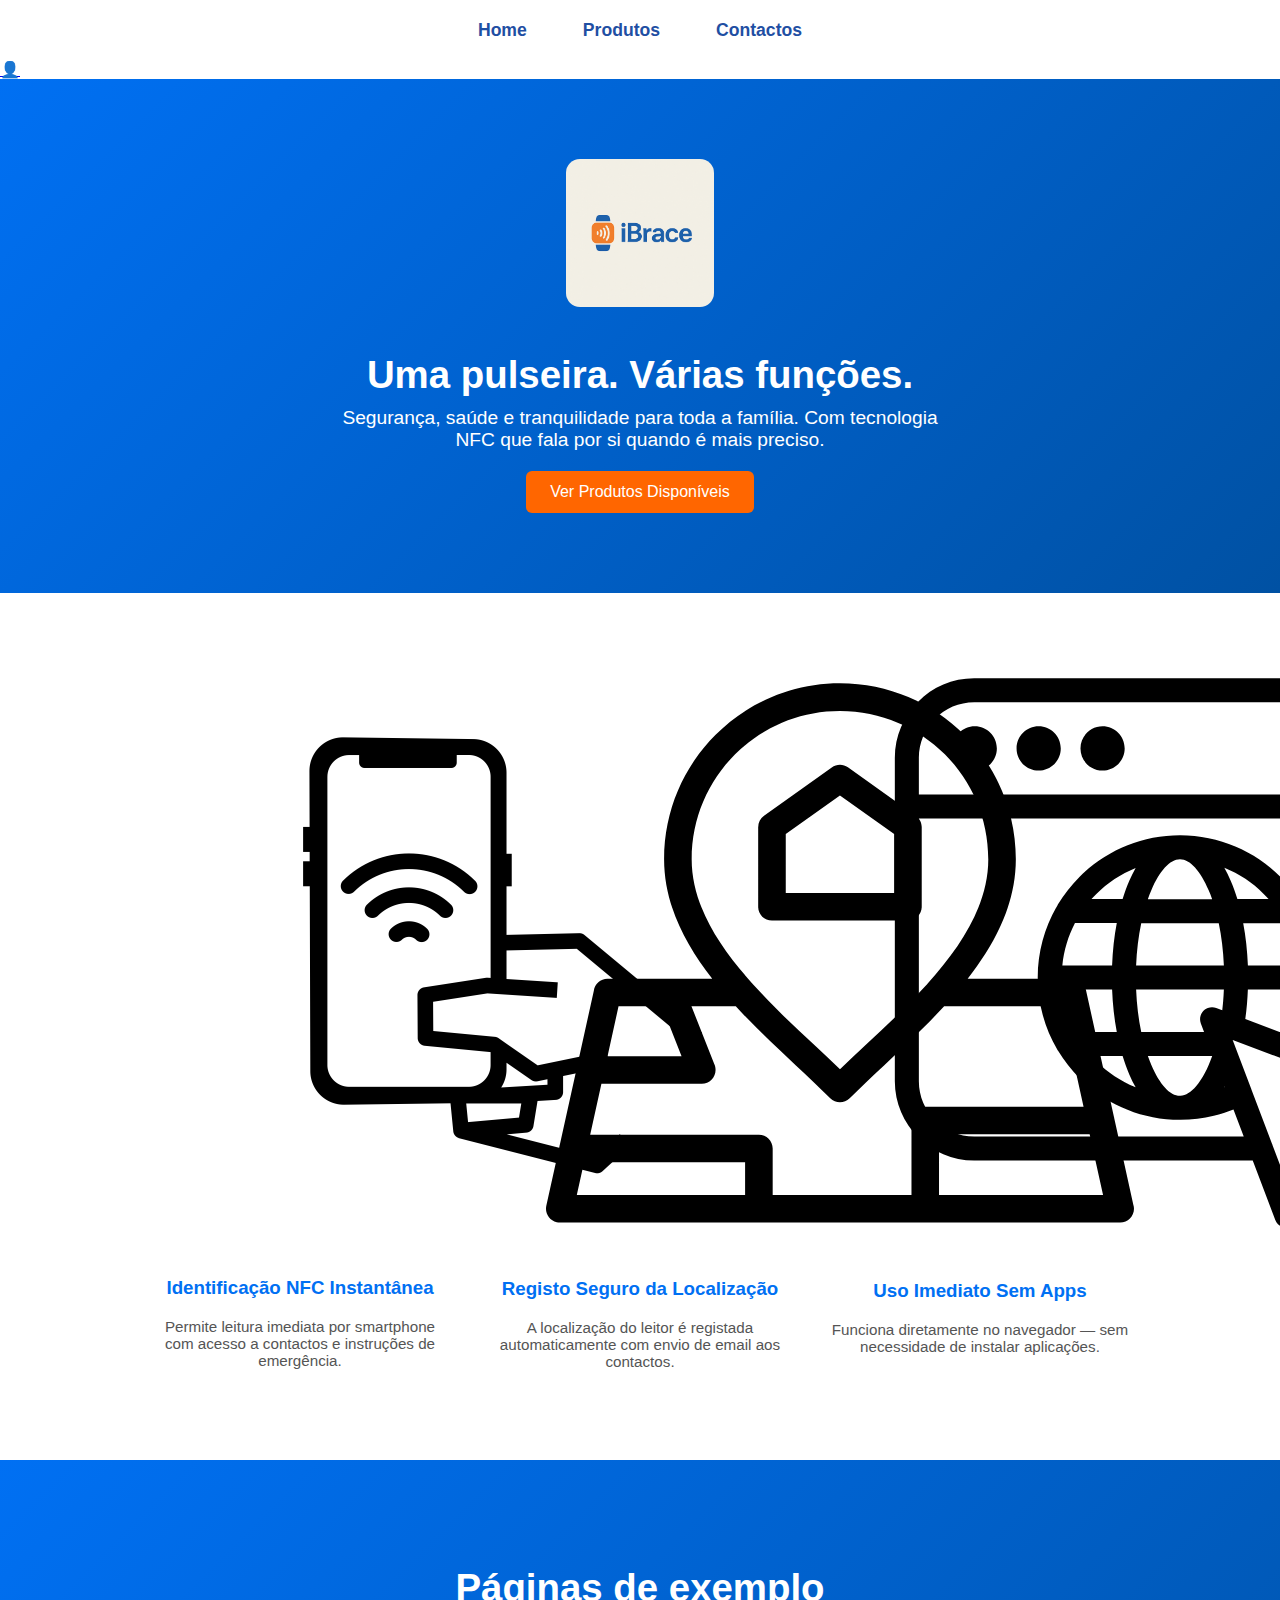
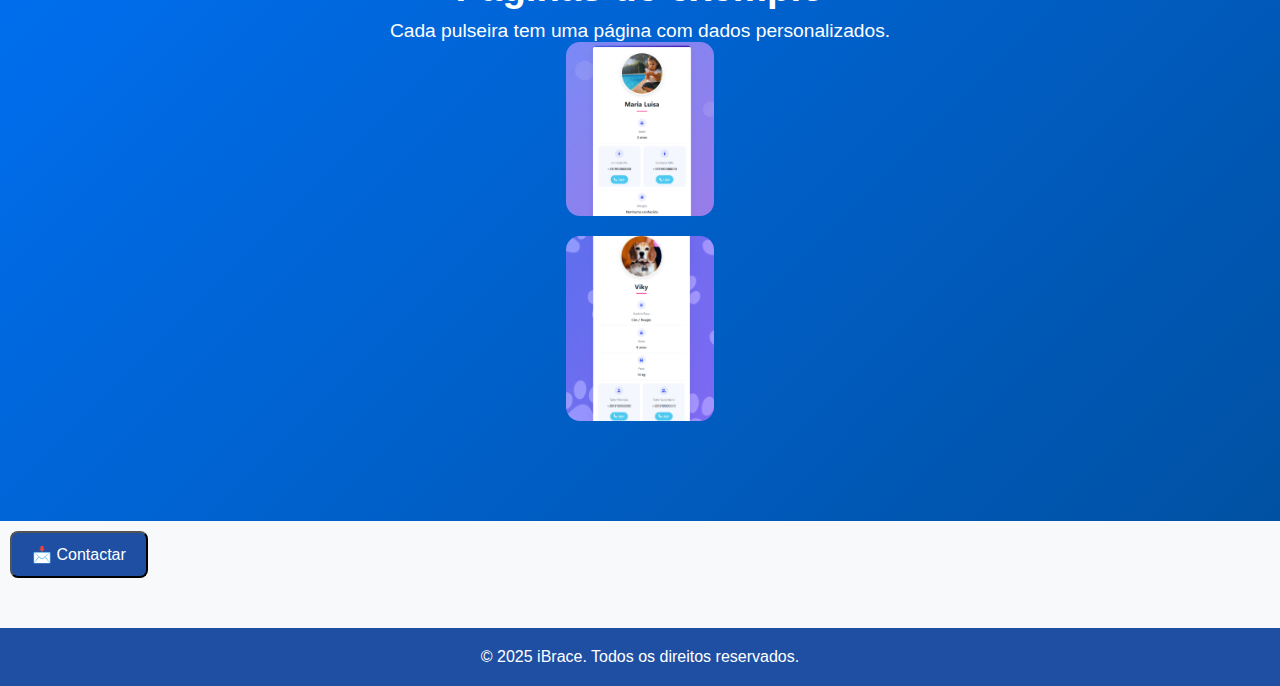
<file: index.html>
﻿<!DOCTYPE html>
<html lang="pt">
<head>
    <meta charset="UTF-8" />
    <meta name="viewport" content="width=device-width, initial-scale=1" />
    <title>iBrace - Segurança com NFC</title>
    <link rel="icon" href="img/iBraceColor.png" type="image/png" />
    <link href="https://fonts.googleapis.com/css2?family=Inter:wght@400;600&display=swap" rel="stylesheet" />
    <link rel="stylesheet" href="css/style.css" />
</head>
<body>
    <header>
        <nav class="menu">
            <ul>
                <li><a href="index.html">Home</a></li>
                <li><a href="pages/products/index.html">Produtos</a></li>
                <li><a href="pages/contacto/index.html">Contactos</a></li>
            </ul>
             <div class="user-icon-container">
                <a href="pages/userArea/index.html" class="user-icon-link" id="userIconLink">
                <div class="user-icon" id="userIcon">👤</div>
                </a>
            </div>
        </nav>
    </header>

    <section class="hero">
        <div class="hero-content">
            <img src="img/iBraceColor.png" alt="iBrace logo" />
            <h1>Uma pulseira. Várias funções.</h1>
            <p>Segurança, saúde e tranquilidade para toda a família. Com tecnologia NFC que fala por si quando é mais preciso.</p>
            <a class="cta-button pulse" href="pages/products/index.html">Ver Produtos Disponíveis</a>
        </div>
    </section>

    <section class="features">
        <div class="feature">
            <img src="img/nfc-icon.png" alt="NFC" />
            <h3>Identificação NFC Instantânea</h3>
            <p>Permite leitura imediata por smartphone com acesso a contactos e instruções de emergência.</p>
        </div>
        <div class="feature">
            <img src="img/location-icon.png" alt="Localização" />
            <h3>Registo Seguro da Localização</h3>
            <p>A localização do leitor é registada automaticamente com envio de email aos contactos.</p>
        </div>
        <div class="feature">
            <img src="img/browser-icon.png" alt="Navegador" />
            <h3>Uso Imediato Sem Apps</h3>
            <p>Funciona diretamente no navegador — sem necessidade de instalar aplicações.</p>
        </div>
    </section>

    <main class="hero">
        <h1>Páginas de exemplo</h1>
        <p>Cada pulseira tem uma página com dados personalizados.</p>

        <div class="image-preview">
            <div class="image-container">
                <img src="img/pagina_exemplo.png" alt="Página de exemplo" />
            </div>
            <div class="image-container">
                <img src="img/paginaExemploPet.png" alt="Página de exemplo" />
            </div>
        </div>
    </main>

    <section class="contact-section">
        <button id="btn-contactar" class="btn">📩 Contactar</button>

        <div id="contact-form">
            <h2>Fale connosco</h2>
            <form name="contact" method="POST" netlify>
                <input type="hidden" name="form-name" value="contact" />
                <input type="text" name="name" placeholder="Nome Completo" required />
                <input type="email" name="email" placeholder="Email" required />
                <textarea name="message" rows="6" placeholder="Sua Mensagem" required></textarea>
                <button type="submit">Enviar</button>
            </form>
        </div>
    </section>

    <footer>
        &copy; 2025 iBrace. Todos os direitos reservados.
    </footer>

    <script src="js/main.js"></script>
</body>
</html>
</file>
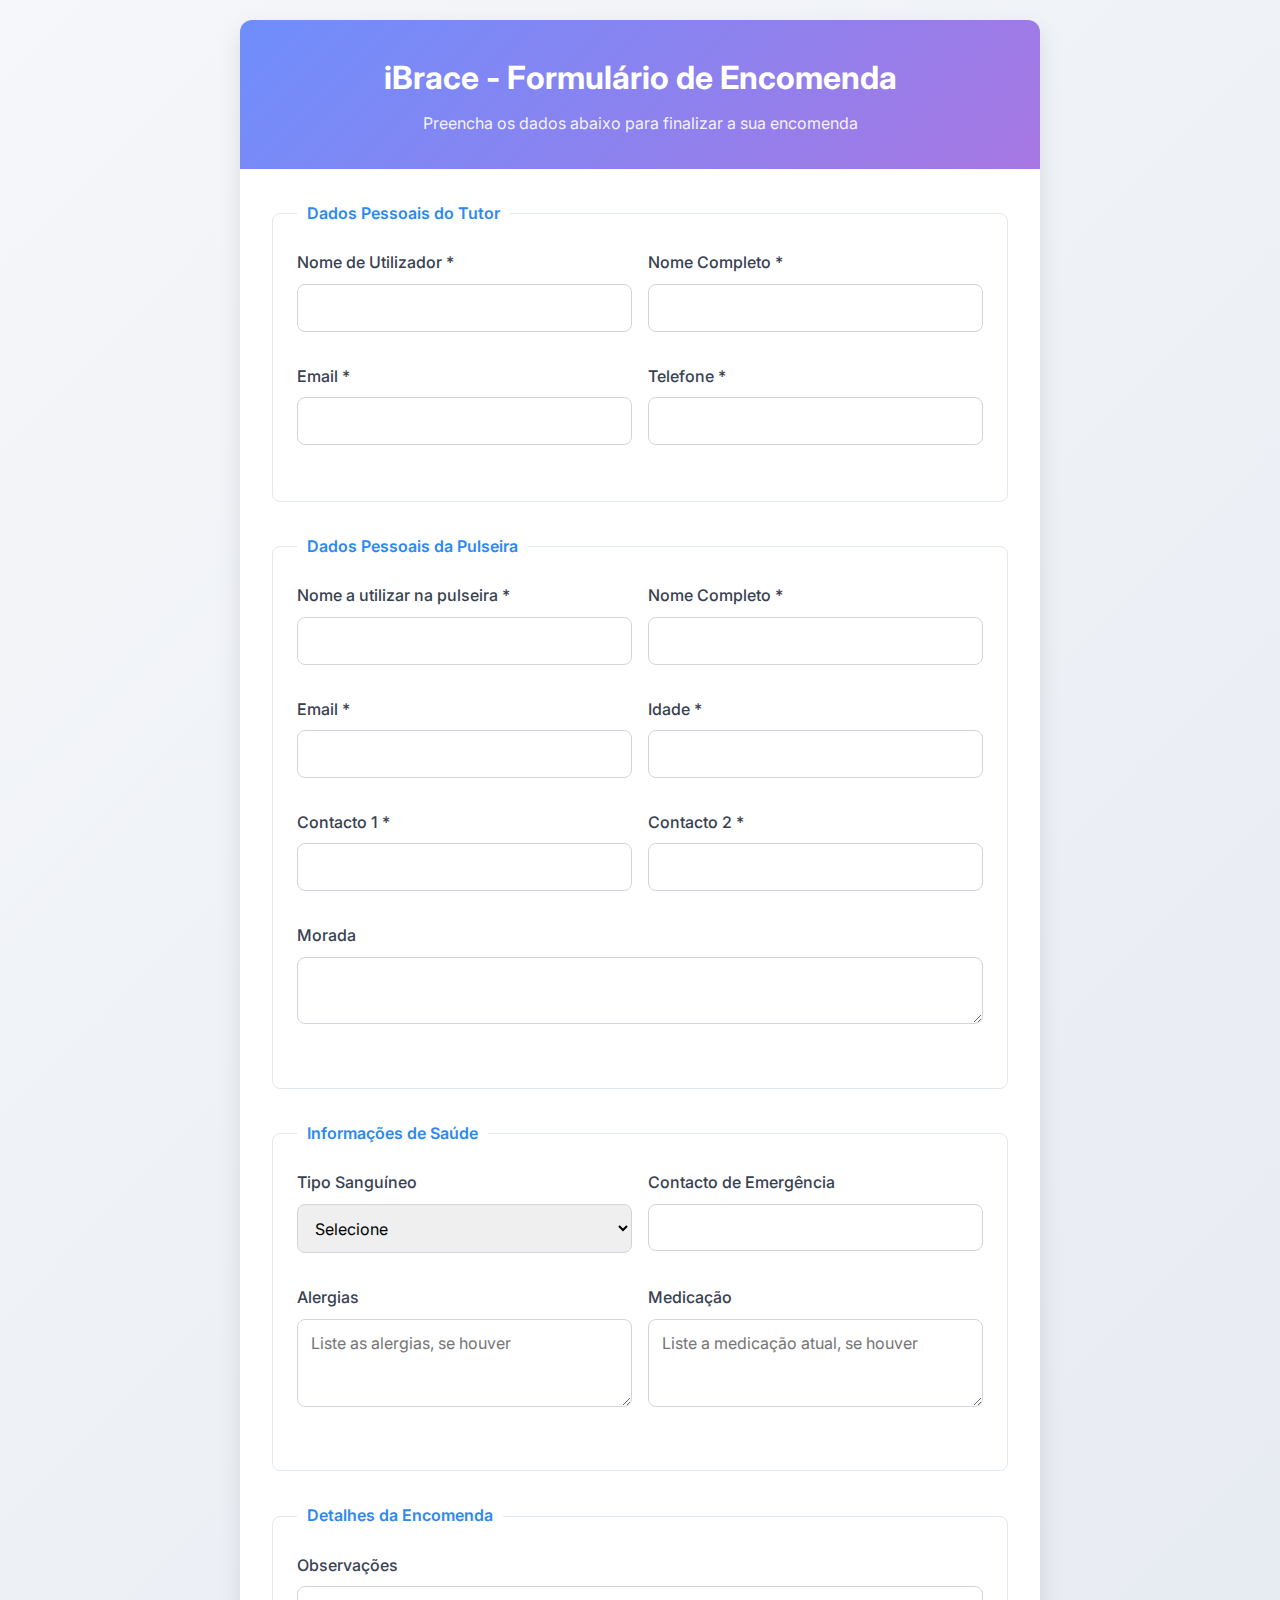
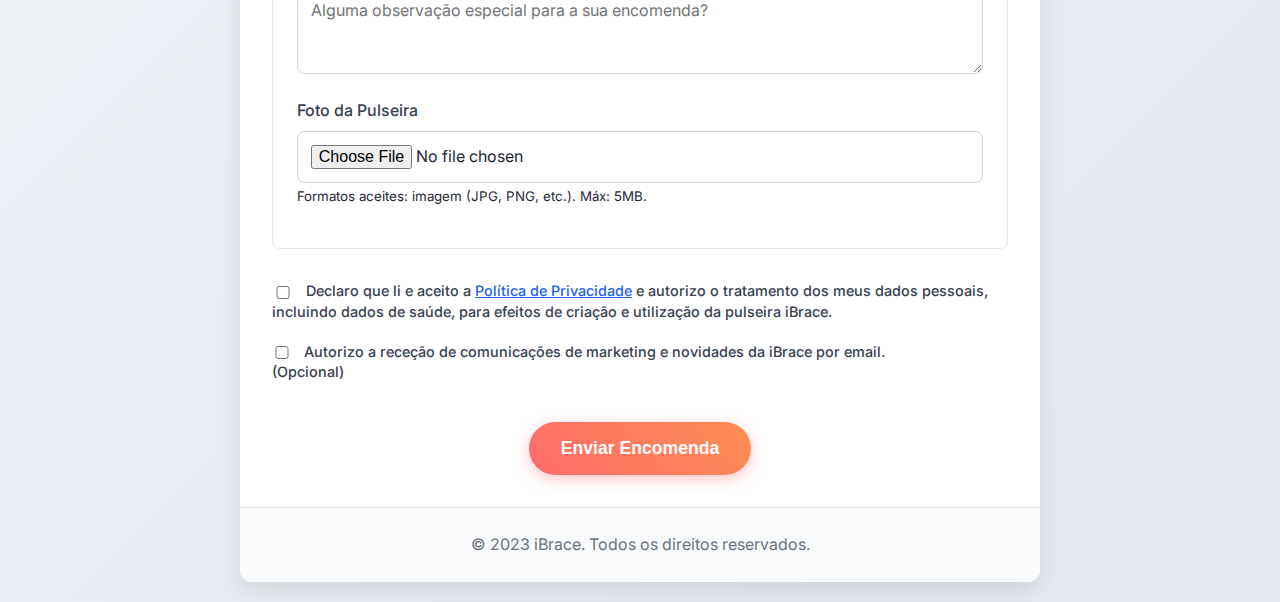
<file: pages/carrinho/index.html>
<!DOCTYPE html>
<html lang="pt">
<head>
    <meta charset="UTF-8">
    <meta name="viewport" content="width=device-width, initial-scale=1.0">
    <title>iBrace - Formulário de Encomenda</title>
    <link rel="icon" href="../../img/iBraceColor.png" type="image/png" />
    <link href="https://fonts.googleapis.com/css2?family=Inter:wght@400;500;600&display=swap" rel="stylesheet">
    <link rel="stylesheet" href="style.css">
</head>
<body>
    <div class="container">
        <header>
            <h1>iBrace - Formulário de Encomenda</h1>
            <p>Preencha os dados abaixo para finalizar a sua encomenda</p>
        </header>

        <main>
            <form
                id="orderForm"
                name="carrinho"
                method="POST"
                data-netlify="true"
                action="/pages/carrinho/thankyou.html"
                enctype="multipart/form-data">

                <input type="hidden" name="form-name" value="carrinho" />

                <!-- DADOS PESSOAIS TUTOR -->
                <fieldset>
                    <legend>Dados Pessoais do Tutor</legend>
                    <div class="form-row">
                        <div class="form-group">
                            <label for="usernameTutor">Nome de Utilizador *</label>
                            <input type="text" id="usernameTutor" name="usernameTutor" required>
                        </div>
                        <div class="form-group">
                            <label for="fullNameTutor">Nome Completo *</label>
                            <input type="text" id="fullNameTutor" name="fullNameTutor" required>
                        </div>
                    </div>

                    <div class="form-row">
                        <div class="form-group">
                            <label for="emailTutor">Email *</label>
                            <input type="email" id="emailTutor" name="emailTutor" required>
                        </div>
                        <div class="form-group">
                            <label for="phoneTutor">Telefone *</label>
                            <input type="tel" id="phoneTutor" name="phoneTutor" required>
                        </div>
                    </div>
                </fieldset>

                <!-- Dados Pessoais Pulseira -->
                <fieldset>
                    <legend>Dados Pessoais da Pulseira</legend>
                    <div class="form-row">
                        <div class="form-group">
                            <label for="username">Nome a utilizar na pulseira *</label>
                            <input type="text" id="username" name="username" required>
                        </div>
                        <div class="form-group">
                            <label for="fullName">Nome Completo *</label>
                            <input type="text" id="fullName" name="fullName" required>
                        </div>
                    </div>

                    <div class="form-row">
                        <div class="form-group">
                            <label for="email">Email *</label>
                            <input type="email" id="email" name="email" required>
                        </div>
                        <div class="form-group">
                            <label for="age">Idade *</label>
                            <input type="number" id="age" name="age" min="0" max="120" required>
                        </div>
                        <div class="form-group">
                            <label for="phone">Contacto 1 *</label>
                            <input type="tel" id="phone" name="phone" required>
                        </div>
                        <div class="form-group">
                            <label for="phone2">Contacto 2 *</label>
                            <input type="tel" id="phone2" name="phone2" required>
                        </div>
                    </div>

                    <div class="form-row">
                        <div class="form-group">
                            <label for="address">Morada</label>
                            <textarea id="address" name="address" rows="2"></textarea>
                        </div>
                    </div>
                </fieldset>

                <!-- Informações de Saúde -->
                <fieldset>
                    <legend>Informações de Saúde</legend>
                    <div class="form-row">
                        <div class="form-group">
                            <label for="bloodType">Tipo Sanguíneo</label>
                            <select id="bloodType" name="bloodType">
                                <option value="">Selecione</option>
                                <option value="A+">A+</option>
                                <option value="A-">A-</option>
                                <option value="B+">B+</option>
                                <option value="B-">B-</option>
                                <option value="AB+">AB+</option>
                                <option value="AB-">AB-</option>
                                <option value="O+">O+</option>
                                <option value="O-">O-</option>
                            </select>
                        </div>
                        <div class="form-group">
                            <label for="emergencyContact">Contacto de Emergência</label>
                            <input type="tel" id="emergencyContact" name="emergencyContact">
                        </div>
                    </div>

                    <div class="form-row">
                        <div class="form-group">
                            <label for="allergies">Alergias</label>
                            <textarea id="allergies" name="allergies" rows="3" placeholder="Liste as alergias, se houver"></textarea>
                        </div>
                        <div class="form-group">
                            <label for="medication">Medicação</label>
                            <textarea id="medication" name="medication" rows="3" placeholder="Liste a medicação atual, se houver"></textarea>
                        </div>
                    </div>
                </fieldset>

                <!-- Detalhes da Encomenda -->
                <fieldset>
                    <legend>Detalhes da Encomenda</legend>
                    <div class="form-group">
                        <label for="notes">Observações</label>
                        <textarea id="notes" name="notes" rows="3" placeholder="Alguma observação especial para a sua encomenda?"></textarea>
                    </div>
                    <div class="form-group">
                        <label for="anexo">Foto da Pulseira</label>
                        <input type="file" id="anexo" name="anexo" accept="image/*">
                        <small>Formatos aceites: imagem (JPG, PNG, etc.). Máx: 5MB.</small>
                    </div>
                </fieldset>

                <!-- Consentimentos -->
                <div class="form-consent">
                    <div class="form-group checkbox-group">
                        <label>
                            <input type="checkbox" id="privacyConsent" name="privacyConsent" style="width: 3%" required>
                            Declaro que li e aceito a 
                            <a href="#" id="privacyLink">Política de Privacidade</a> 
                            e autorizo o tratamento dos meus dados pessoais, incluindo dados de saúde, para efeitos de criação e utilização da pulseira iBrace.
                        </label>
                    </div>

                    <div class="form-group checkbox-group">
                        <label>
                            <input type="checkbox" id="marketingConsent" name="marketingConsent" style="width: 3%">
                            Autorizo a receção de comunicações de marketing e novidades da iBrace por email. (Opcional)
                        </label>
                    </div>
                </div>

                <div class="form-actions">
                    <button type="submit" class="submit-btn">Enviar Encomenda</button>
                </div>
            </form>

            <div id="message" class="message hidden"></div>

            <!-- MODAL POLÍTICA DE PRIVACIDADE -->
            <div id="privacyModal" class="modal">
                <div class="modal-content">
                    <span class="modal-close" id="privacyClose">&times;</span>
                    <h2>Política de Privacidade iBrace</h2>
                    <p>
                        A iBrace trata os seus dados pessoais em conformidade com o Regulamento Geral sobre a Proteção de Dados (RGPD) e restante legislação aplicável.
                    </p>

                    <h3>1. Responsável pelo Tratamento</h3>
                    <p>
                        O responsável pelo tratamento dos dados é a iBrace (designação comercial), podendo ser contactada através do email 
                        <a href="mailto:ibrace@ibrace.pt">ibrace@ibrace.pt</a>.
                    </p>

                    <h3>2. Dados Pessoais Recolhidos</h3>
                    <p>
                        No âmbito deste formulário de encomenda, podem ser recolhidos os seguintes dados:
                    </p>
                    <ul>
                        <li>Dados de identificação: nome, nome de utilizador, idade.</li>
                        <li>Contactos: email, telefone, contactos de emergência.</li>
                        <li>Dados de localização (associados à pulseira, se aplicável).</li>
                        <li>Dados de saúde: alergias, medicação, tipo sanguíneo, outras informações médicas relevantes.</li>
                        <li>Outros dados fornecidos voluntariamente no campo de observações.</li>
                    </ul>

                    <h3>3. Finalidades do Tratamento</h3>
                    <p>Os dados serão tratados para as seguintes finalidades:</p>
                    <ul>
                        <li>Gestão e processamento da encomenda da pulseira iBrace.</li>
                        <li>Configuração da pulseira com os dados necessários para utilização em contexto de emergência.</li>
                        <li>Comunicações relacionadas com a encomenda, apoio ao cliente e alterações de dados.</li>
                        <li>Cumprimento de obrigações legais.</li>
                        <li>Envio de comunicações de marketing (apenas se tiver dado o seu consentimento específico).</li>
                    </ul>

                    <h3>4. Fundamento Jurídico</h3>
                    <p>
                        O tratamento dos seus dados pessoais é baseado:
                    </p>
                    <ul>
                        <li>No seu consentimento explícito, especialmente no que respeita a dados de saúde e, se aplicável, dados de menores.</li>
                        <li>Na execução de um contrato ou diligências pré-contratuais relacionadas com a encomenda da pulseira.</li>
                        <li>No cumprimento de obrigações legais aplicáveis.</li>
                    </ul>

                    <h3>5. Dados de Menores</h3>
                    <p>
                        Quando a pulseira é destinada a menores, o tutor legal declara que é responsável pela criança e que presta o consentimento para o tratamento dos dados pessoais e de saúde do menor para as finalidades indicadas.
                    </p>

                    <h3>6. Prazo de Conservação</h3>
                    <p>
                        Os dados serão conservados pelo período necessário à prestação do serviço e ao cumprimento de obrigações legais. Alguns dados podem ser conservados por períodos superiores, em caso de obrigações fiscais ou legais específicas.
                    </p>

                    <h3>7. Partilha de Dados</h3>
                    <p>
                        Os dados poderão ser partilhados com:
                    </p>
                    <ul>
                        <li>Prestadores de serviços tecnológicos e de alojamento de dados (por exemplo, plataformas de alojamento e backend), que atuam como subcontratantes.</li>
                        <li>Entidades oficiais ou autoridades, quando tal for exigido por lei.</li>
                    </ul>
                    <p>
                        Em qualquer caso, são adotadas medidas técnicas e organizativas adequadas para garantir a segurança e confidencialidade dos dados.
                    </p>

                    <h3>8. Direitos dos Titulares dos Dados</h3>
                    <p>
                        O titular dos dados pode, a qualquer momento, exercer os seus direitos de:
                    </p>
                    <ul>
                        <li>Acesso aos dados pessoais;</li>
                        <li>Retificação de dados inexatos ou incompletos;</li>
                        <li>Apagamento dos dados, nos termos legalmente previstos;</li>
                        <li>Limitação do tratamento;</li>
                        <li>Portabilidade dos dados, quando aplicável;</li>
                        <li>Oposição ao tratamento dos dados;</li>
                        <li>Retirar o consentimento, quando o tratamento se baseie no consentimento.</li>
                    </ul>
                    <p>
                        Para exercer estes direitos, pode contactar-nos através do email
                        <a href="mailto:ibrace@ibrace.pt">ibrace@ibrace.pt</a>.
                    </p>

                    <h3>9. Reclamações</h3>
                    <p>
                        Tem ainda o direito de apresentar reclamação junto da autoridade de controlo competente em matéria de proteção de dados (por exemplo, a Comissão Nacional de Proteção de Dados - CNPD, em Portugal).
                    </p>

                    <h3>10. Segurança dos Dados</h3>
                    <p>
                        A iBrace implementa medidas técnicas e organizativas adequadas para proteger os seus dados pessoais contra perda, uso indevido, acesso não autorizado, divulgação ou alteração.
                    </p>

                    <p>
                        Esta Política de Privacidade pode ser atualizada sempre que necessário. Recomendamos a sua consulta regular.
                    </p>
                </div>
            </div>
        </main>

        <footer>
            <p>© 2023 iBrace. Todos os direitos reservados.</p>
        </footer>
    </div>

    <script src="script.js"></script>
</body>
</html>
</file>
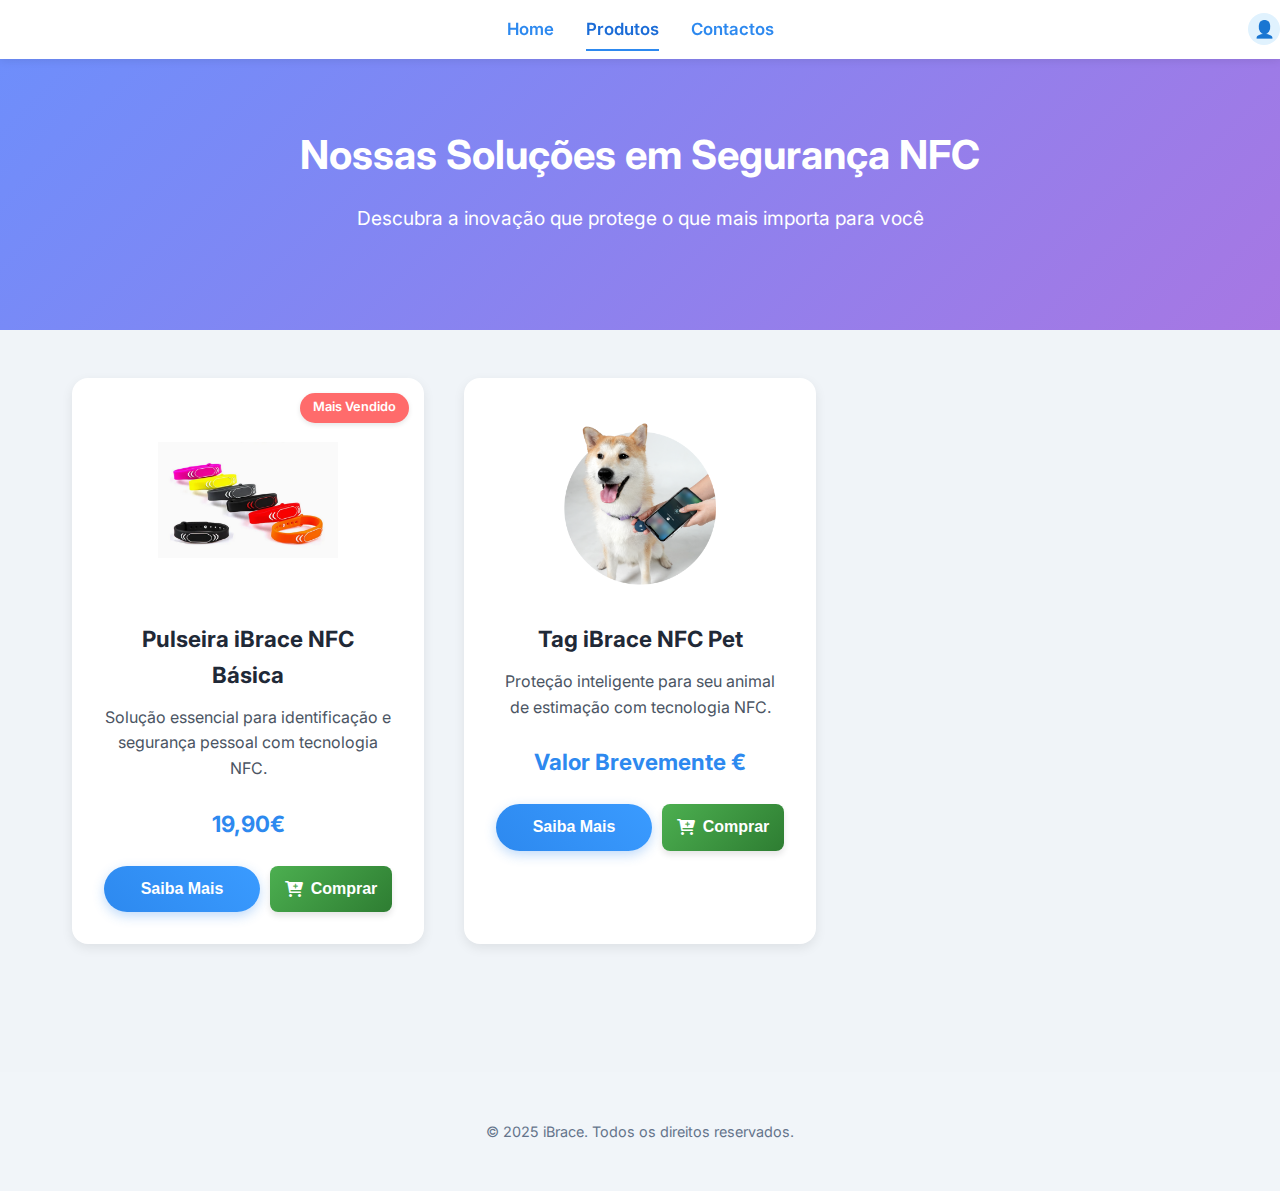
<file: pages/products/index.html>
<!DOCTYPE html>
<html lang="pt">
<head>
    <meta charset="UTF-8" />
    <meta name="viewport" content="width=device-width, initial-scale=1" />
    <title>Produtos - iBrace</title>
    <meta name="description" content="Conheça nossos produtos com tecnologia NFC para segurança infantil e familiar">
    <link rel="icon" href="../../img/iBraceColor.png" type="image/png" />
    <link href="https://fonts.googleapis.com/css2?family=Inter:wght@400;600&display=swap" rel="stylesheet" />
    <link href="https://cdnjs.cloudflare.com/ajax/libs/font-awesome/6.0.0-beta3/css/all.min.css" rel="stylesheet" />
    <link rel="stylesheet" href="css/produtos.css" />
</head>
<body>
    <header>
        <nav class="menu">
            <ul>
                <li><a href="../../index.html">Home</a></li>
                <li><a href="index.html" class="active">Produtos</a></li>
                <li><a href="../contacto/index.html">Contactos</a></li>
            </ul>
            <div class="user-icon-container">
                <a href="../userArea/index.html" class="user-icon-link" id="userIconLink">
                <div class="user-icon" id="userIcon">👤</div>
                </a>
            </div>
        </nav>
    </header>

    <section class="products-hero">
        <h1>Nossas Soluções em Segurança NFC</h1>
        <p>Descubra a inovação que protege o que mais importa para você</p>
    </section>

    <main>
        <section class="product-list">
            <article class="product"
                     data-name="Pulseira iBrace NFC Básica"
                     data-desc="Pulseira com identificação NFC para segurança básica, fácil de usar e confortável."
                     data-price="19.90€"
                     data-id="1"
                     data-full-desc="A iBrace NFC Básica é ideal para quem procura uma solução simples, eficaz e acessível para reforçar a segurança de crianças, idosos ou pessoas com necessidades especiais. Fabricada com material hipoalergénico e resistente à água, é confortável para o uso diário e adapta-se facilmente a diferentes tamanhos de pulso.

                      Com um simples toque num smartphone com NFC, qualquer pessoa pode aceder às informações de emergência previamente configuradas, como nome, contacto dos pais ou responsáveis, alergias, grupo sanguíneo e outras indicações médicas importantes. Os dados são armazenados numa página segura, personalizável e de fácil atualização.

                      Características:
                      - Tecnologia NFC sem necessidade de bateria
                      - Página de emergência personalizada (nome, contactos, alergias, etc.)
                      - Material suave, durável e à prova de água
                      - Disponível em vários tamanhos e cores
                      - Leitura rápida com qualquer smartphone com NFC
                      - Ideal para crianças, idosos e pessoas com necessidades especiais">
                <span class="product-badge">Mais Vendido</span>
                <img src="img/nfcBraceColor.png" alt="Pulseira iBrace NFC Básica" />
                <h2>Pulseira iBrace NFC Básica</h2>
                <p>Solução essencial para identificação e segurança pessoal com tecnologia NFC.</p>
                <span class="product-price">19,90€</span>
                <div class="product-actions">
                    <button class="btn saiba-mais">Saiba Mais</button>
                    <button class="btn comprar" onclick="window.location.href='../carrinho/index.html'">
                        <i class="fas fa-cart-plus"></i> Comprar
                    </button>
                </div>
            </article>

            <article class="product"
                     data-name="Tag iBrace NFC Pet"
                     data-desc="Tag de identificação com NFC para cães, resistente à água, leve e segura."
                     data-price="Valor Brevemente €"
                     data-id="2"
                     data-full-desc="A iBrace Pet é uma tag de identificação moderna com tecnologia NFC, criada para garantir a segurança dos nossos amigos de quatro patas. Basta encostar um smartphone com NFC para aceder a uma página com as informações essenciais do animal, como nome, contactos do dono, morada, histórico médico ou alergias.

                      Fabricada em material resistente à água e com um design leve e discreto, é perfeita para uso diário. A tag pode ser facilmente presa à coleira do cão e não necessita de bateria.

                      Ideal para situações de perda ou emergência, a iBrace Pet permite que qualquer pessoa possa ajudar o animal a regressar a casa com rapidez e segurança.

                      Características:
                      - Tecnologia NFC (sem bateria)
                      - Página personalizada com dados do cão e do dono
                      - Resistente à água e ao desgaste
                      - Compatível com qualquer coleira
                      - Design leve, durável e confortável
                      - Sem necessidade de app ou emparelhamento
                      - Ideal para cães de todas as raças e tamanhos">
                        <img src="img/TagDogNfc.png" alt="Tag iBrace NFC Pet" />
                <h2>Tag iBrace NFC Pet</h2>
                <p>Proteção inteligente para seu animal de estimação com tecnologia NFC.</p>
                <span class="product-price">Valor Brevemente €</span>
                <div class="product-actions">
                    <button class="btn saiba-mais">Saiba Mais</button>
                    <button onclick="window.location.href='../carrinho/petform.html'" class="btn comprar">
                        <i href class="fas fa-cart-plus"></i> Comprar
                    </button>
                </div>
            </article>

            <!--<article class="product"
                     data-name="Kit Família iBrace"
                     data-desc="Pacote com 3 pulseiras personalizadas para toda a família, com funcionalidades completas."
                     data-price="89.90"
                     data-id="3"
                     data-full-desc="...">
                <span class="product-badge">Economize 15%</span>
                <img src="img/nfcBrace.jpg" alt="Kit Família iBrace" />
                <h2>Kit Família iBrace</h2>
                <p>Proteção completa para toda a família com tecnologia NFC avançada.</p>
                <span class="product-price">89,90€</span>
                <div class="product-actions">
                    <button class="btn saiba-mais">Saiba Mais</button>
                    <button class="btn comprar" data-product-id="1">
                        <i class="fas fa-cart-plus"></i> Comprar
                    </button>
                </div>
            </article>-->
        </section>
    </main>

    <!-- Modal Popup -->
    <div id="modal" class="modal">
        <div class="modal-content">
            <span id="modal-close" class="modal-close">&times;</span>
            <h2 id="modal-title"></h2>
            <p id="modal-desc"></p>
            <p><strong>Preço:</strong> <span id="modal-price"></span></p>
        </div>
    </div>

    <footer>
        &copy; 2025 iBrace. Todos os direitos reservados.
    </footer>

    <script src="js/produtos.js"></script>
</body>
</html>
</file>
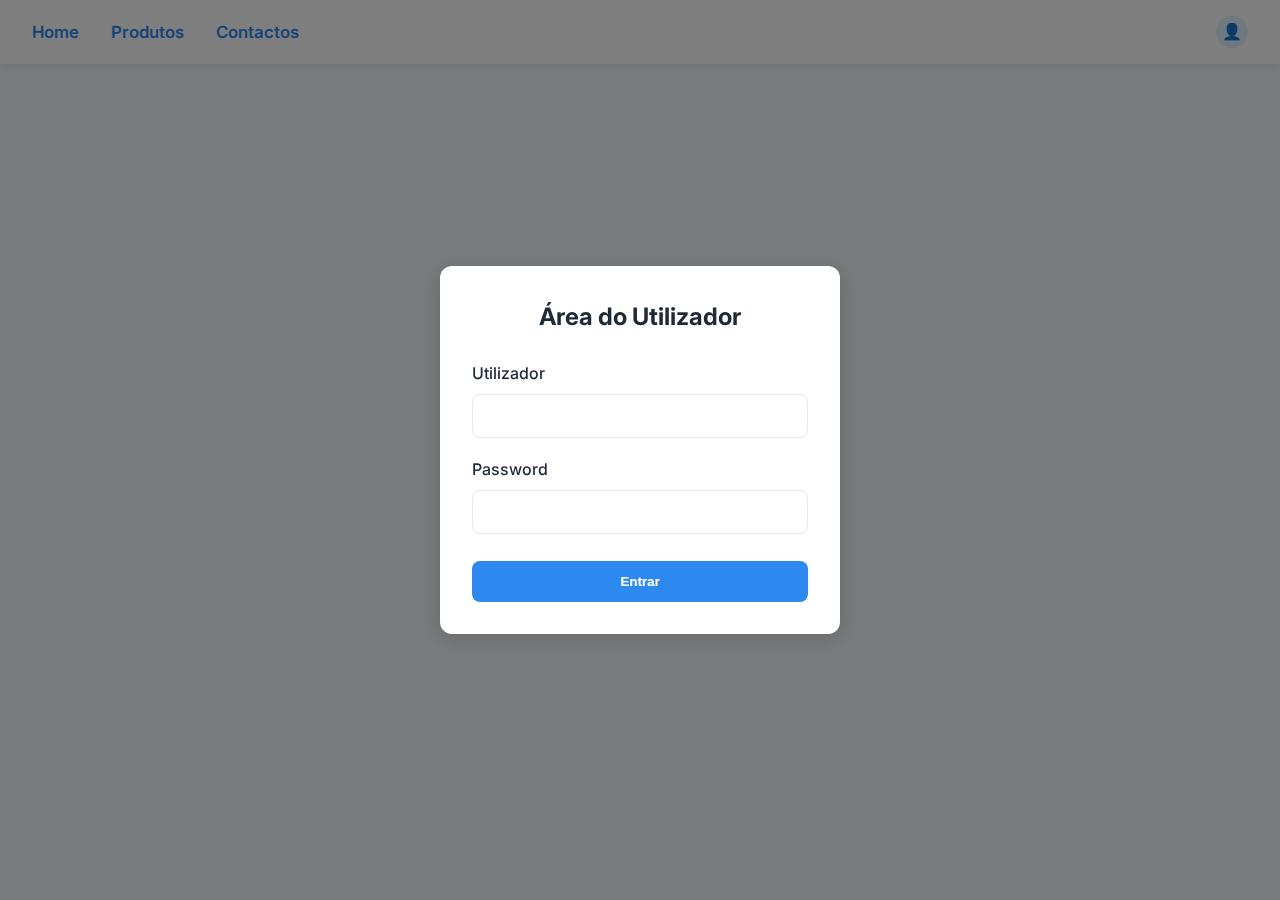
<file: pages/userArea/index.html>
<!DOCTYPE html>
<html lang="pt">
<head>
    <meta charset="UTF-8" />
    <meta name="viewport" content="width=device-width, initial-scale=1.0" />
    <title>iBrace - Área do Utilizador</title>
    <link href="https://fonts.googleapis.com/css2?family=Inter:wght@400;500;600&display=swap" rel="stylesheet" />
    <style>
        * {
            margin: 0;
            padding: 0;
            box-sizing: border-box;
        }

        body {
            font-family: 'Inter', sans-serif;
            background-color: #f0f4f8;
            color: #1f2937;
            line-height: 1.6;
        }

        header {
            background-color: #ffffff;
            padding: 1rem 2rem;
            box-shadow: 0 2px 8px rgba(0,0,0,0.08);
            position: sticky;
            top: 0;
            z-index: 999;
            display: flex;
            justify-content: space-between;
            align-items: center;
        }

        .menu ul {
            list-style: none;
            display: flex;
            gap: 2rem;
        }

        .menu a {
            text-decoration: none;
            color: #2d89ef;
            font-weight: 600;
            font-size: 1.05rem;
            position: relative;
        }

        .user-container {
            position: relative;
        }

        .user-icon {
            cursor: pointer;
            width: 32px;
            height: 32px;
            border-radius: 50%;
            background-color: #e0f2fe;
            display: flex;
            align-items: center;
            justify-content: center;
            transition: all 0.3s;
        }

        .user-icon:hover {
            background-color: #2d89ef;
            color: white;
        }

        /* Dropdown Menu */
        .user-dropdown {
            display: none;
            position: absolute;
            right: 0;
            top: 40px;
            background-color: white;
            min-width: 160px;
            box-shadow: 0 8px 16px rgba(0,0,0,0.1);
            border-radius: 8px;
            z-index: 1001;
            overflow: hidden;
        }

        .user-dropdown.show {
            display: block;
            animation: fadeIn 0.2s ease-out;
        }

        @keyframes fadeIn {
            from { opacity: 0; transform: translateY(-10px); }
            to { opacity: 1; transform: translateY(0); }
        }

        .user-dropdown a {
            color: #1f2937;
            padding: 12px 16px;
            text-decoration: none;
            display: block;
            font-size: 0.9rem;
            transition: background-color 0.3s;
        }

        .user-dropdown a:hover {
            background-color: #f0f4f8;
            color: #2d89ef;
        }

        .user-dropdown a.logout {
            color: #e53e3e;
        }

        .user-dropdown a.logout:hover {
            background-color: #fff5f5;
        }

        /* Modal de Login */
        .login-modal {
            display: none;
            position: fixed;
            top: 0;
            left: 0;
            width: 100%;
            height: 100%;
            background-color: rgba(0,0,0,0.5);
            z-index: 1000;
            justify-content: center;
            align-items: center;
        }

        .login-content {
            background: white;
            padding: 2rem;
            border-radius: 12px;
            width: 100%;
            max-width: 400px;
            box-shadow: 0 4px 20px rgba(0,0,0,0.15);
            animation: modalFadeIn 0.3s ease-out;
        }

        @keyframes modalFadeIn {
            from { opacity: 0; transform: translateY(-20px); }
            to { opacity: 1; transform: translateY(0); }
        }

        .login-content h2 {
            margin-bottom: 1.5rem;
            color: #1f2937;
            text-align: center;
        }

        .form-group {
            margin-bottom: 1.2rem;
        }

        .form-group label {
            display: block;
            margin-bottom: 0.5rem;
            font-weight: 500;
        }

        .form-group input {
            width: 100%;
            padding: 0.8rem;
            border: 1px solid #e2e8f0;
            border-radius: 8px;
            font-family: 'Inter', sans-serif;
        }

        .form-group input:focus {
            outline: none;
            border-color: #2d89ef;
            box-shadow: 0 0 0 3px rgba(45,137,239,0.2);
        }

        .login-btn {
            width: 100%;
            padding: 0.8rem;
            background-color: #2d89ef;
            color: white;
            border: none;
            border-radius: 8px;
            font-weight: 600;
            cursor: pointer;
            transition: all 0.3s;
            margin-top: 0.5rem;
        }

        .login-btn:hover {
            background-color: #1b6cd7;
        }

        /* Área do Utilizador */
        .user-area {
            display: none;
            max-width: 800px;
            margin: 2rem auto;
            padding: 2rem;
            background: white;
            border-radius: 12px;
            box-shadow: 0 4px 12px rgba(0,0,0,0.08);
        }

        .user-header {
            display: flex;
            align-items: center;
            margin-bottom: 2rem;
        }

        .user-avatar {
            width: 80px;
            height: 80px;
            border-radius: 50%;
            background-color: #e0f2fe;
            display: flex;
            align-items: center;
            justify-content: center;
            font-size: 2rem;
            color: #2d89ef;
            margin-right: 1.5rem;
        }

        .user-info h2 {
            color: #1f2937;
            margin-bottom: 0.5rem;
        }

        .user-details {
            display: grid;
            grid-template-columns: repeat(auto-fill, minmax(300px, 1fr));
            gap: 1.5rem;
            margin-bottom: 2rem;
        }

        .detail-card {
            background: #f8fafc;
            padding: 1.2rem;
            border-radius: 8px;
            border: 1px solid #e2e8f0;
        }

        .detail-card h3 {
            color: #2d89ef;
            margin-bottom: 0.8rem;
            font-size: 1rem;
        }

        .detail-card p {
            margin-bottom: 0.5rem;
        }

        /* Formulário de Pedidos */
        .request-form {
            margin-top: 2rem;
            padding-top: 2rem;
            border-top: 1px solid #e2e8f0;
        }

        .request-form h3 {
            margin-bottom: 1rem;
            color: #1f2937;
        }

        .request-form textarea {
            width: 100%;
            min-height: 120px;
            padding: 0.8rem;
            border: 1px solid #e2e8f0;
            border-radius: 8px;
            font-family: 'Inter', sans-serif;
            margin-bottom: 1rem;
            resize: vertical;
        }

        .request-form textarea:focus {
            outline: none;
            border-color: #2d89ef;
            box-shadow: 0 0 0 3px rgba(45,137,239,0.2);
        }

        .submit-request {
            background-color: #2d89ef;
            color: white;
            border: none;
            padding: 0.8rem 1.5rem;
            border-radius: 8px;
            font-weight: 600;
            cursor: pointer;
            transition: all 0.3s;
        }

        .submit-request:hover {
            background-color: #1b6cd7;
        }

        /* Mensagens */
        .message {
            padding: 1rem;
            border-radius: 8px;
            margin-bottom: 1rem;
            display: none;
        }

        .success {
            background-color: #d4edda;
            color: #155724;
            border: 1px solid #c3e6cb;
        }

        .error {
            background-color: #f8d7da;
            color: #721c24;
            border: 1px solid #f5c6cb;
        }

        .login-modal {
    /* Mantenha suas propriedades existentes */
    cursor: pointer; /* Muda o cursor para indicar que é clicável */
}

.login-content {
    cursor: auto; /* Mantém o cursor normal no conteúdo */
    /* Mantenha suas outras propriedades */
}
    </style>
</head>
<body>
    <header>
        <nav class="menu">
            <ul>
               <li><a href="../../index.html">Home</a></li>
                <li><a href="../products/index.html">Produtos</a></li>
                <li><a href="../contacto/index.html">Contactos</a></li>
            </ul>
        </nav>
        <div class="user-container">
            <div class="user-icon" id="userIcon">👤</div>
            <div class="user-dropdown" id="userDropdown">
                <a href="index.html">Voltar à Home</a>
                <a href="#" id="logoutBtn" class="logout">Logout</a>
            </div>
        </div>
    </header>

    <!-- Modal de Login -->
    <div class="login-modal" id="loginModal">
        <div class="login-content">
            <h2>Área do Utilizador</h2>
            <div id="loginMessage" class="message"></div>
            <form id="loginForm">
                <div class="form-group">
                    <label for="username">Utilizador</label>
                    <input type="text" id="username" required>
                </div>
                <div class="form-group">
                    <label for="password">Password</label>
                    <input type="password" id="password" required>
                </div>
                <button type="submit" class="login-btn">Entrar</button>
            </form>
        </div>
    </div>

    <!-- Área do Utilizador -->
    <div class="user-area" id="userArea">
        <div class="user-header">
            <div class="user-avatar" id="userAvatar">👤</div>
            <div class="user-info">
                <h2 id="userFullName">Carregando...</h2>
                <p id="userEmail">carregando@exemplo.com</p>
            </div>
        </div>

        <div id="userMessage" class="message"></div>

        <div class="user-details">
            <div class="detail-card">
                <h3>Informações Pessoais</h3>
                <p><strong>Nome:</strong> <span id="userName">--</span></p>
                <p><strong>Idade:</strong> <span id="userAge">--</span></p>
                <p><strong>Morada:</strong> <span id="userAddress">--</span></p>
            </div>
            
            <div class="detail-card">
                <h3>Contactos</h3>
                <p><strong>Telefone:</strong> <span id="userPhone">--</span></p>
                <p><strong>Email:</strong> <span id="userContactEmail">--</span></p>
                <p><strong>Contacto de Emergência:</strong> <span id="emergencyContact">--</span></p>
            </div>
            
            <div class="detail-card">
                <h3>Informações Médicas</h3>
                <p><strong>Alergias:</strong> <span id="userAllergies">Nenhuma registada</span></p>
                <p><strong>Medicação:</strong> <span id="userMedication">Nenhuma registada</span></p>
                <p><strong>Tipo Sanguíneo:</strong> <span id="bloodType">--</span></p>
            </div>
        </div>

        <div class="request-form">
            <h3>Pedido de Alteração</h3>
            <p>Preencha o formulário abaixo para solicitar alterações nos seus dados:</p>
            <form id="requestForm">
                <textarea id="requestMessage" placeholder="Descreva o que deseja alterar e os novos dados..." required></textarea>
                <button type="submit" class="submit-request">Enviar Pedido</button>
            </form>
        </div>
    </div>

    <script>
      // Elementos DOM
const userIcon = document.getElementById('userIcon');
const userDropdown = document.getElementById('userDropdown');
const logoutBtn = document.getElementById('logoutBtn');
const loginModal = document.getElementById('loginModal');
const loginForm = document.getElementById('loginForm');
const loginMessage = document.getElementById('loginMessage');
const userArea = document.getElementById('userArea');
const userMessage = document.getElementById('userMessage');
const requestForm = document.getElementById('requestForm');

// API Configuration
const API_BASE_URL = 'https://appnfcinformation-c8hah7bvgmeecvff.westeurope-01.azurewebsites.net/v1/';
const API_ENDPOINTS = {
    login: '/auth/login',
    userData: '/user/data',
    requestChange: '/user/request-change'
};

// Verifica se a página atual é a área do usuário
/*function isUserAreaPage() {
    return window.location.pathname.includes('/userArea/') || 
           window.location.pathname.includes('/pages/userArea/');
}*/
function isUserAreaPage() {
    return window.location.pathname.toLowerCase().includes('/userarea/');
}

// Verifica se o usuário está logado
function isLoggedIn() {
    return !!localStorage.getItem('authToken');
}

// Mostra mensagens de feedback
function showMessage(element, text, type) {
    element.textContent = text;
    element.className = `message ${type}`;
    element.style.display = 'block';
    
    setTimeout(() => {
        element.style.display = 'none';
    }, 5000);
}

// Reseta o formulário de login
function resetLoginForm() {
    loginForm.reset();
    loginMessage.style.display = 'none';
}

// Carrega os dados do usuário
async function loadUserData() {
    const token = localStorage.getItem('authToken');
    if (!token) return;

    try {
        const response = await fetch(API_BASE_URL + API_ENDPOINTS.userData, {
            headers: {
                'Authorization': `Bearer ${token}`
            }
        });

        if (response.ok) {
            const userData = await response.json();
            displayUserData(userData);
            userArea.style.display = 'block';
        } else {
            throw new Error('Failed to load user data');
        }
    } catch (error) {
        showMessage(userMessage, 'Erro ao carregar dados do utilizador', 'error');
        console.error('User data error:', error);
    }
}

// Exibe os dados do usuário na página
function displayUserData(data) {
    document.getElementById('userFullName').textContent = data.fullName || '--';
    document.getElementById('userEmail').textContent = data.email || '--';
    document.getElementById('userAvatar').textContent = data.avatar || '👤';
    
    // Personal Info
    document.getElementById('userName').textContent = data.name || '--';
    document.getElementById('userAge').textContent = data.age || '--';
    document.getElementById('userAddress').textContent = data.address || '--';
    
    // Contact Info
    document.getElementById('userPhone').textContent = data.phone || '--';
    document.getElementById('userContactEmail').textContent = data.contactEmail || '--';
    document.getElementById('emergencyContact').textContent = data.emergencyContact || '--';
    
    // Medical Info
    document.getElementById('userAllergies').textContent = data.allergies || 'Nenhuma registada';
    document.getElementById('userMedication').textContent = data.medication || 'Nenhuma registada';
    document.getElementById('bloodType').textContent = data.bloodType || '--';
}

// Event Listeners

// Mostrar dropdown ou modal de login dependendo do estado
userIcon.addEventListener('click', (e) => {
    e.stopPropagation();
    
    if (isLoggedIn()) {
        userDropdown.classList.toggle('show');
    } else {
        loginModal.style.display = 'flex';
    }
});

// Fechar dropdown ao clicar fora
document.addEventListener('click', (e) => {
    if (!e.target.closest('.user-container')) {
        userDropdown.classList.remove('show');
    }
});

// Logout - limpa a sessão e redireciona
logoutBtn.addEventListener('click', (e) => {
    e.preventDefault();
    localStorage.removeItem('authToken');
    window.location.href = '../../index.html';
});

// Login Form Submission
loginForm.addEventListener('submit', async (e) => {
    e.preventDefault();
    
    const username = document.getElementById('username').value;
    const password = document.getElementById('password').value;
    
    try {
        const response = await fetch(API_BASE_URL + API_ENDPOINTS.login, {
            method: 'POST',
            headers: {
                'Content-Type': 'application/json'
            },
            body: JSON.stringify({
                username,
                password
            })
        });

        const data = await response.json();

        if (response.ok) {
            showMessage(loginMessage, 'Login efetuado com sucesso!', 'success');
            localStorage.setItem('authToken', data.token);
            
            setTimeout(() => {
                loginModal.style.display = 'none';
                resetLoginForm();
                
                // Se estiver na página de usuário, recarrega para mostrar os dados
                if (isUserAreaPage()) {
                    window.location.reload();
                }
            }, 1500);
        } else {
            showMessage(loginMessage, data.message || 'Credenciais inválidas', 'error');
        }
    } catch (error) {
        showMessage(loginMessage, 'Erro de conexão. Tente novamente.', 'error');
        console.error('Login error:', error);
    }
});

// Request Change Form
requestForm.addEventListener('submit', async (e) => {
    e.preventDefault();
    
    const token = localStorage.getItem('authToken');
    const message = document.getElementById('requestMessage').value;
    
    try {
        const response = await fetch(API_BASE_URL + API_ENDPOINTS.requestChange, {
            method: 'POST',
            headers: {
                'Content-Type': 'application/json',
                'Authorization': `Bearer ${token}`
            },
            body: JSON.stringify({
                request: message
            })
        });

        if (response.ok) {
            showMessage(userMessage, 'Pedido enviado com sucesso!', 'success');
            requestForm.reset();
        } else {
            throw new Error('Failed to submit request');
        }
    } catch (error) {
        showMessage(userMessage, 'Erro ao enviar pedido', 'error');
        console.error('Request error:', error);
    }
});

// Inicialização da página
document.addEventListener('DOMContentLoaded', () => {
    // Esconde a área do usuário inicialmente
    //userArea.style.display = 'none';
    
    // Se não está logado E está na página de área do usuário
    if (!isLoggedIn() && isUserAreaPage()) {
        loginModal.style.display = 'flex';
    } 
    // Se está logado, carrega os dados
    else if (isLoggedIn()) {
        loadUserData();
    }
});

// Fechar modal ao clicar fora e redirecionar se na página de usuário
loginModal.addEventListener('click', function(e) {
    if (e.target === loginModal) {
        loginModal.style.display = 'none';
        resetLoginForm();
        
        if (isUserAreaPage()) {
            window.location.href = '../../index.html';
        }
    }
});

// Fechar com ESC e redirecionar se na página de usuário
document.addEventListener('keydown', function(e) {
    if (e.key === 'Escape' && loginModal.style.display === 'flex') {
        loginModal.style.display = 'none';
        resetLoginForm();
        
        if (isUserAreaPage()) {
            window.location.href = '../../index.html';
        }
    }
});
    </script>
</body>
</html>
</file>
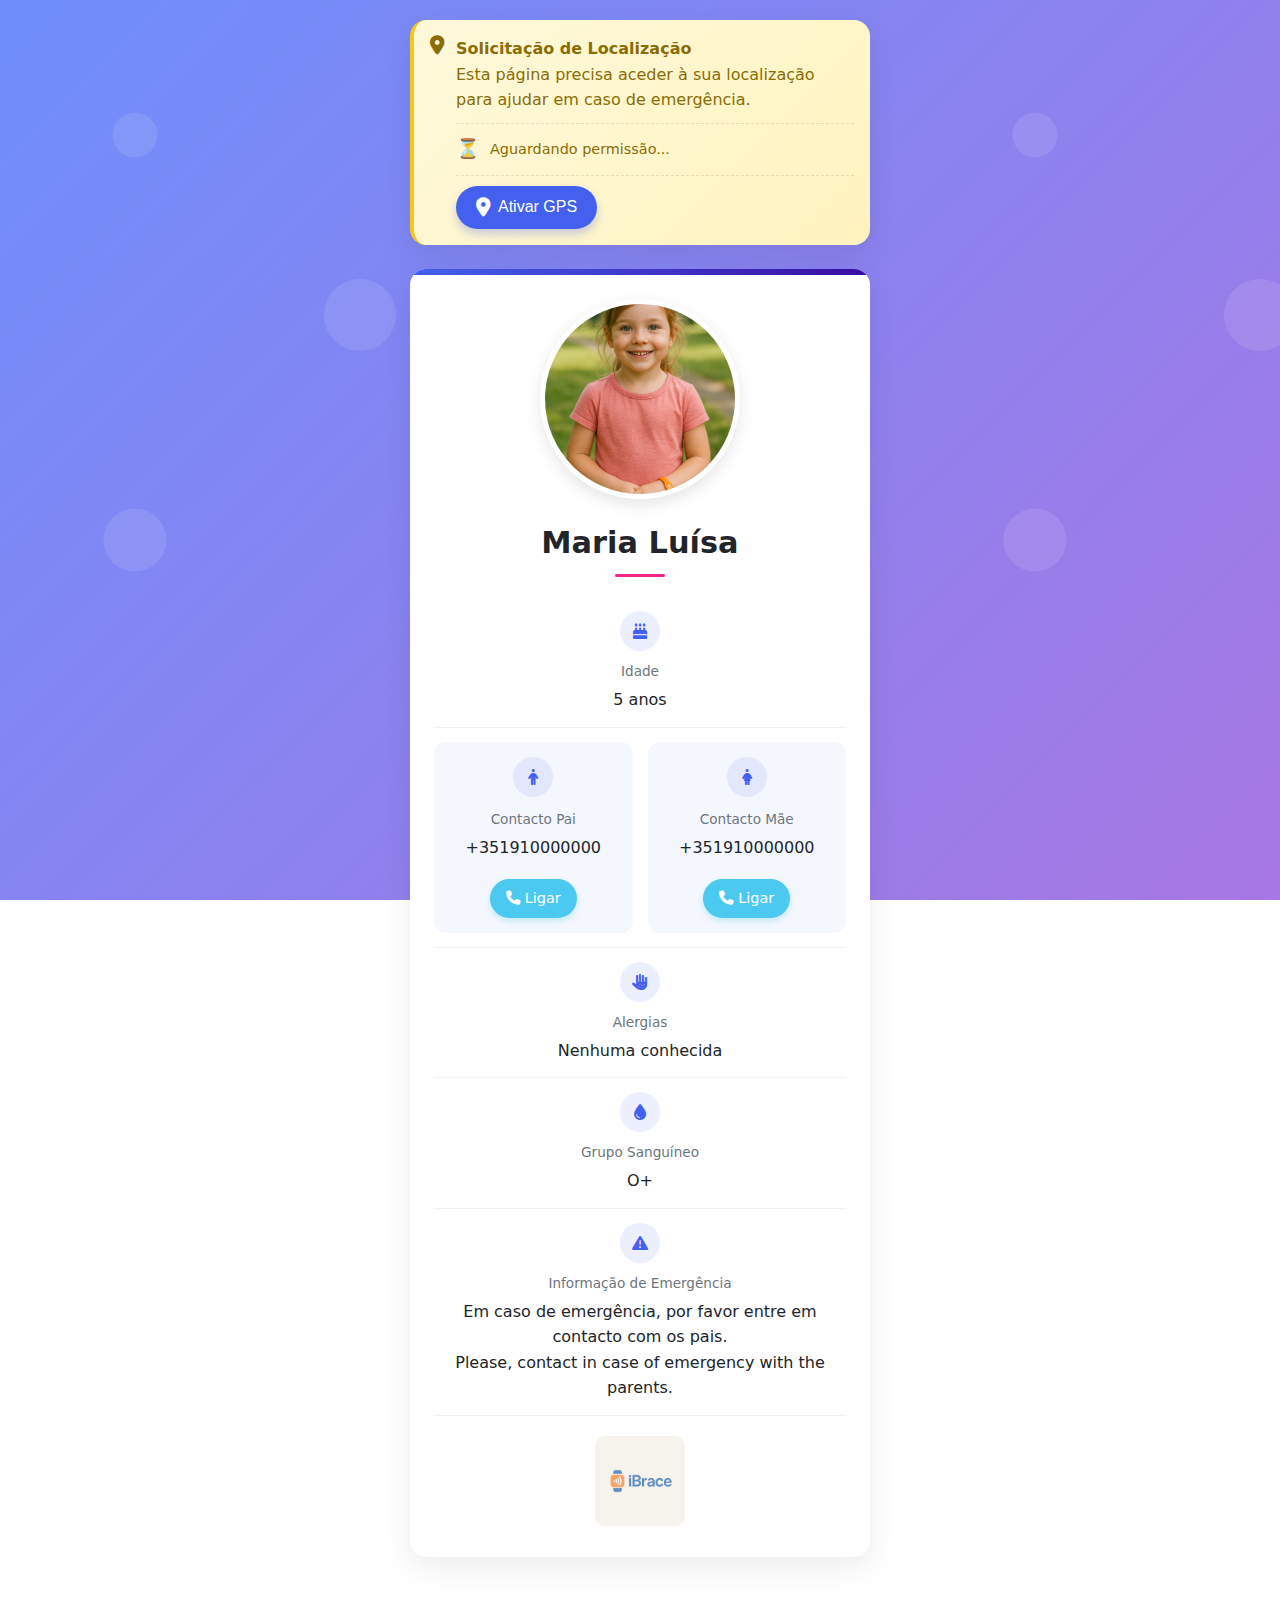
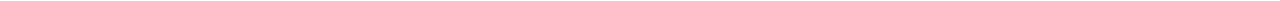
<file: Users/7d88ab56-Maria-Machado-88cb-1d1aa9ed2442/index.html>
<!DOCTYPE html>
<html lang="pt">
<head>
    <meta charset="UTF-8" />
    <meta name="viewport" content="width=device-width, initial-scale=1.0" />
    <title>Informações de Emergência</title>
    <link rel="icon" href="img/iBrace_color.png" type="image/png" />
    <link rel="stylesheet" href="https://cdnjs.cloudflare.com/ajax/libs/font-awesome/6.4.0/css/all.min.css">
    <link rel="stylesheet" href="css/estilo.css" />
</head>
<body>

    <div class="page-wrapper">
        <div id="aviso-localizacao" class="alerta">
            <i class="fas fa-location-dot"></i>
            <div class="alerta-conteudo">
                <strong>Solicitação de Localização</strong>
                <p>Esta página precisa aceder à sua localização para ajudar em caso de emergência.</p>
                <div class="gps-status">
                    <span class="gps-status-icon">⏳</span>
                    <span class="gps-status-text">Aguardando permissão...</span>
                </div>
                <div class="gps-status">
                <button onclick="tentarObterLocalizacao()" id="btn-ativar-gps" class="botao-gps">
                    <i class="fas fa-location-dot"></i> Ativar GPS
                </button>
                </div>
            </div>
        </div>

        <div class="container">
            <img src="img/CriancaiBrace.png" alt="Foto Maria Luisa" class="foto-perfil">
            <h2>Maria Luísa</h2>
            
            <div class="info-item">
                <div class="info-icon">
                    <i class="fas fa-birthday-cake"></i>
                </div>
                <div class="info-content">
                    <div class="info-label">Idade</div>
                    <div class="info-value">5 anos</div>
                </div>
            </div>
            
            <div class="contactos-container">
                <div class="contacto-item">
                    <div class="contacto-icon">
                        <i class="fas fa-male"></i>
                    </div>
                    <div class="contacto-label">Contacto Pai</div>
                    <div class="contacto-value">+351910000000</div>
                    <a href="tel:+351918574111" class="botao-chamada">
                        <i class="fas fa-phone"></i> Ligar
                    </a>
                </div>
                
                <div class="contacto-item">
                    <div class="contacto-icon">
                        <i class="fas fa-female"></i>
                    </div>
                    <div class="contacto-label">Contacto Mãe</div>
                    <div class="contacto-value">+351910000000</div>
                    <a href="tel:+351916966759" class="botao-chamada">
                        <i class="fas fa-phone"></i> Ligar
                    </a>
                </div>
            </div>
            
            <div class="info-item">
                <div class="info-icon">
                    <i class="fas fa-allergies"></i>
                </div>
                <div class="info-content">
                    <div class="info-label">Alergias</div>
                    <div class="info-value">Nenhuma conhecida</div>
                </div>
            </div>
            
            <div class="info-item">
                <div class="info-icon">
                    <i class="fas fa-tint"></i>
                </div>
                <div class="info-content">
                    <div class="info-label">Grupo Sanguíneo</div>
                    <div class="info-value">O+</div>
                </div>
            </div>
            
            <div class="info-item">
                <div class="info-icon">
                    <i class="fas fa-exclamation-triangle"></i>
                </div>
                <div class="info-content">
                    <div class="info-label">Informação de Emergência</div>
                    <div class="info-value">Em caso de emergência, por favor entre em contacto com os pais.</div>
                    <div class="info-value">Please, contact in case of emergency with the parents.</div>
                </div>
            </div>
            
            <div class="footer">
                <a href="https://www.ibrace.pt/" target="_blank">
                    <img src="img/iBrace_color.png" style="border-radius: 10px" alt="iBrace logo">
                </a>
            </div>
        </div>
    </div>

    <script src="js/localizacao.js"></script>
</body>
</html>
</file>
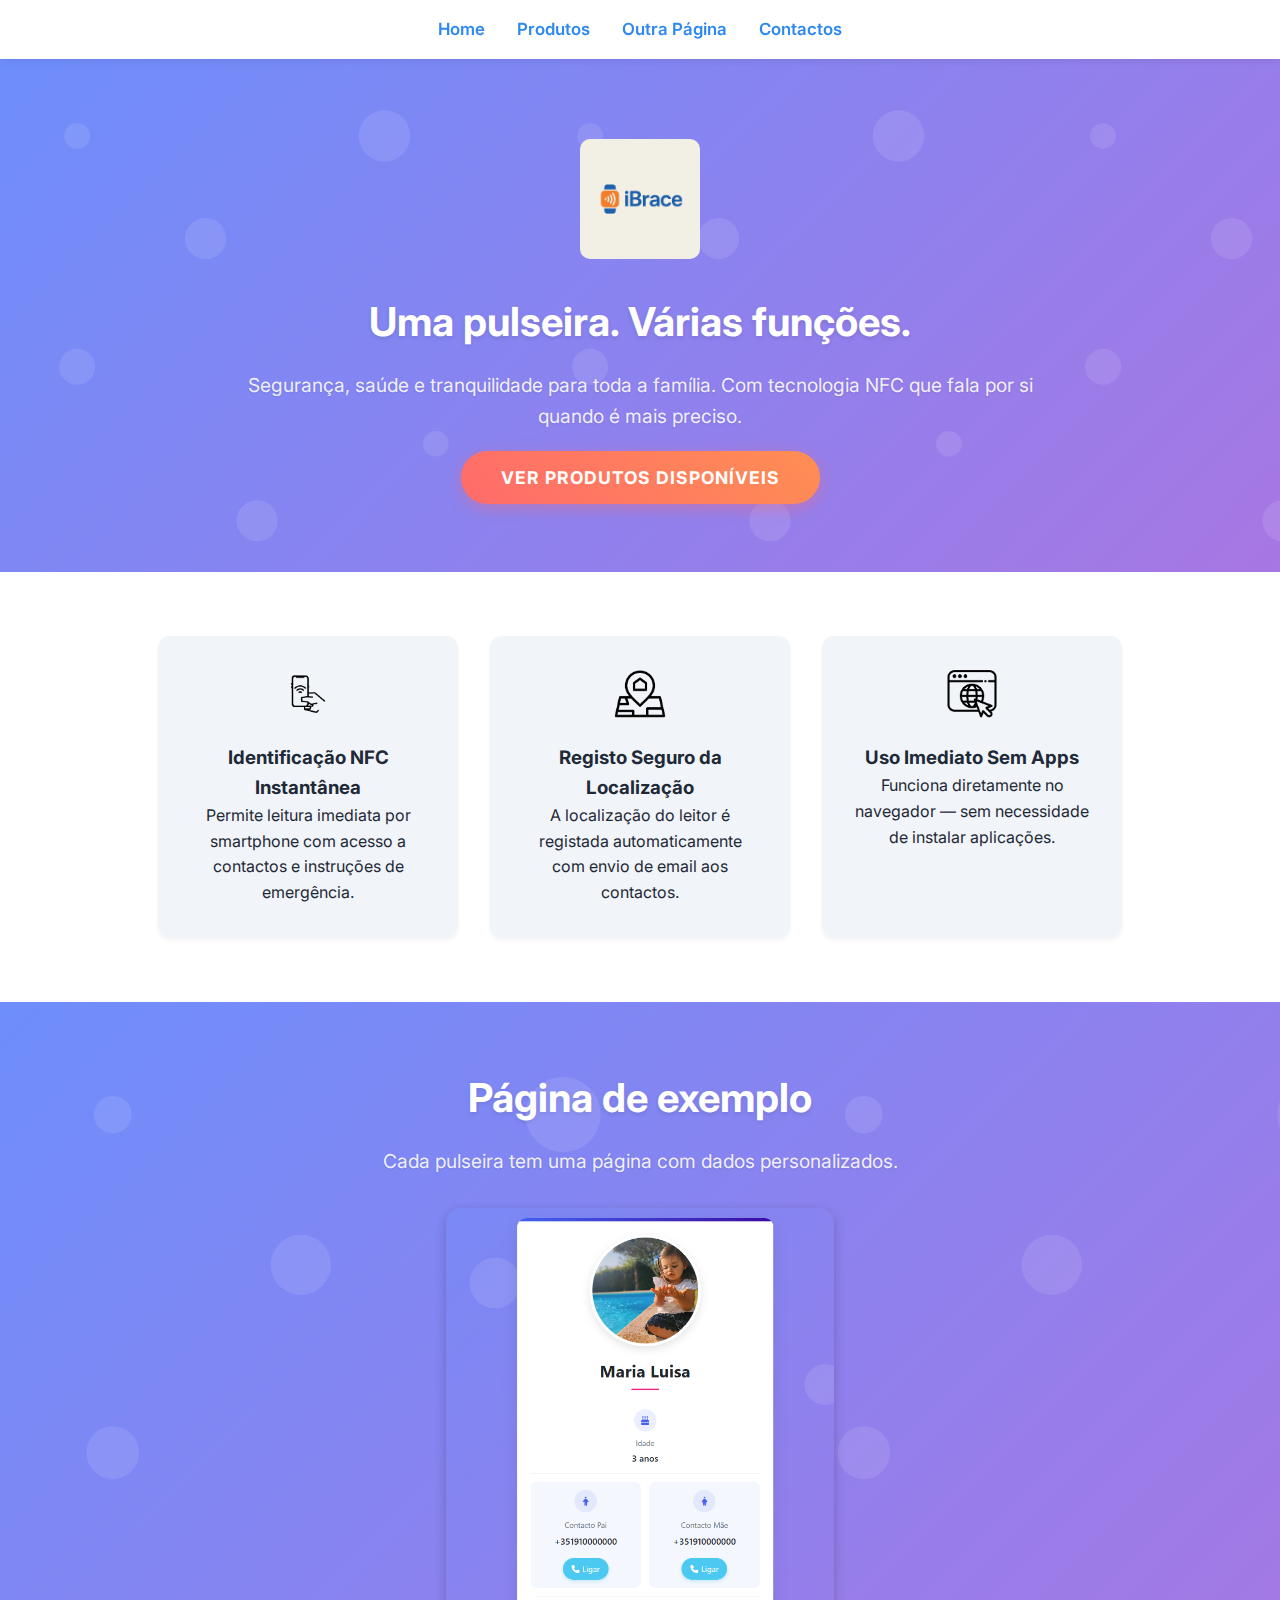
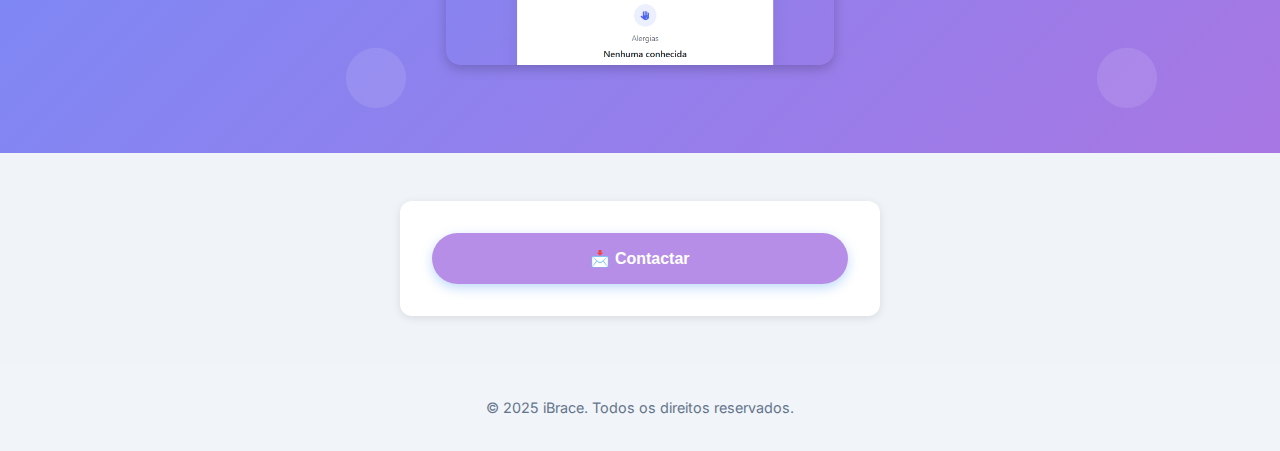
<file: teste.html>
<!DOCTYPE html>
<html lang="pt">
<head>
  <meta charset="UTF-8" />
  <meta name="viewport" content="width=device-width, initial-scale=1" />
  <title>iBrace - Segurança Infantil com NFC</title>
  <link rel="icon" href="img/iBraceColor.png" type="image/png" />
  <link href="https://fonts.googleapis.com/css2?family=Inter:wght@400;600&display=swap" rel="stylesheet" />
  <style>
    * {
      margin: 0;
      padding: 0;
      box-sizing: border-box;
    }

    body {
      font-family: 'Inter', sans-serif;
      background-color: #f0f4f8;
      color: #1f2937;
      line-height: 1.6;
      overflow-x: hidden;
    }

    /* Animação de pulsação para o logo */
    @keyframes pulse {
      0% { transform: scale(1); }
      50% { transform: scale(1.05); }
      100% { transform: scale(1); }
    }

    /* Animação de flutuação */
    @keyframes float {
      0% { transform: translateY(0px); }
      50% { transform: translateY(-10px); }
      100% { transform: translateY(0px); }
    }

    /* Animação de fade-in */
    @keyframes fadeIn {
      from { opacity: 0; }
      to { opacity: 1; }
    }

    /* Animação de slide-in */
    @keyframes slideIn {
      from { 
        opacity: 0;
        transform: translateY(30px);
      }
      to { 
        opacity: 1;
        transform: translateY(0);
      }
    }

    header {
      background-color: #ffffff;
      padding: 1rem 2rem;
      box-shadow: 0 2px 8px rgba(0,0,0,0.08);
      position: sticky;
      top: 0;
      z-index: 999;
      animation: fadeIn 0.8s ease-out;
    }

    .menu ul {
      list-style: none;
      display: flex;
      justify-content: center;
      gap: 2rem;
    }

    .menu a {
      text-decoration: none;
      color: #2d89ef;
      font-weight: 600;
      font-size: 1.05rem;
      position: relative;
      transition: color 0.3s;
    }

    .menu a::after {
      content: "";
      position: absolute;
      left: 0;
      bottom: -4px;
      width: 0%;
      height: 2px;
      background-color: #2d89ef;
      transition: width 0.3s ease;
    }

    .menu a:hover {
      color: #1b6cd7;
    }

    .menu a:hover::after {
      width: 100%;
    }

    .hero {
      background: linear-gradient(135deg, #6e8efb, #a777e3);
      text-align: center;
      padding: 5rem 2rem;
      position: relative;
      overflow: hidden;
    }

    /* Bolhas animadas no background */
    .hero::before {
      content: "";
      position: absolute;
      top: 0;
      left: 0;
      width: 100%;
      height: 100%;
      background: url('data:image/svg+xml;utf8,<svg viewBox="0 0 200 200" xmlns="http://www.w3.org/2000/svg"><circle cx="30" cy="30" r="5" fill="rgba(255,255,255,0.1)"/><circle cx="80" cy="70" r="8" fill="rgba(255,255,255,0.1)"/><circle cx="150" cy="30" r="10" fill="rgba(255,255,255,0.1)"/><circle cx="30" cy="120" r="7" fill="rgba(255,255,255,0.1)"/><circle cx="170" cy="150" r="5" fill="rgba(255,255,255,0.1)"/><circle cx="100" cy="180" r="8" fill="rgba(255,255,255,0.1)"/></svg>');
      animation: float 15s infinite ease-in-out;
    }

    .hero-content {
      position: relative;
      z-index: 1;
      max-width: 800px;
      margin: 0 auto;
    }

    .hero img {
      border-radius: 10px;
      width: 120px;
      margin-bottom: 1.5rem;
      animation: pulse 2s infinite ease-in-out, fadeIn 1s ease-out;
    }

    .hero h1 {
      font-size: 2.5rem;
      margin-bottom: 1rem;
      color: white;
      text-shadow: 0 2px 4px rgba(0,0,0,0.1);
      animation: slideIn 0.8s ease-out 0.2s both;
    }

    .hero p {
      font-size: 1.2rem;
      margin-bottom: 2rem;
      color: rgba(255,255,255,0.9);
      text-shadow: 0 1px 2px rgba(0,0,0,0.1);
      animation: slideIn 0.8s ease-out 0.4s both;
    }

    .cta-button {
    background: linear-gradient(45deg, #FF6B6B, #FF8E53);
    color: white;
    padding: 1rem 2.5rem;
    border: none;
     text-decoration: none; /* Isso remove o sublinhado */
    border-radius: 50px;
    font-size: 1.1rem;
    font-weight: bold;
    text-transform: uppercase;
    letter-spacing: 1px;
    cursor: pointer;
    position: relative;
    overflow: hidden;
    z-index: 1;
    box-shadow: 0 4px 15px rgba(255, 107, 107, 0.4);
    transition: all 0.4s cubic-bezier(0.25, 0.8, 0.25, 1);
    }

.cta-button::before {
    content: '';
    top: 0;
    left: -100%;
    width: 100%;
    height: 100%;
    background: linear-gradient(45deg, #FF8E53, #FF6B6B);
    transition: all 0.6s ease;
    z-index: -1;
}

.cta-button:hover {
    transform: translateY(-3px) scale(1.03);
    box-shadow: 0 8px 25px rgba(255, 107, 107, 0.6);
    text-shadow: 0 0 5px rgba(255, 255, 255, 0.3);
}

.cta-button:hover::before {
    left: 0;
    animation: shine 1.5s infinite;
}

.cta-button:active {
    transform: translateY(1px);
    box-shadow: 0 4px 12px rgba(255, 107, 107, 0.5);
}

@keyframes shine {
    0% { opacity: 0.8; }
    50% { opacity: 1; }
    100% { opacity: 0.8; }
}

/* Efeito de pulso para chamar atenção */
@keyframes pulse-glow {
    0% { box-shadow: 0 0 0 0 rgba(255, 107, 107, 0.7); }
    70% { box-shadow: 0 0 0 15px rgba(255, 107, 107, 0); }
    100% { box-shadow: 0 0 0 0 rgba(255, 107, 107, 0); }
}

/* Adicione esta classe se quiser um efeito de pulso contínuo */
.cta-button.pulse {
    animation: pulse-glow 2s infinite;
}

    .features {
      display: flex;
      flex-wrap: wrap;
      justify-content: center;
      gap: 2rem;
      padding: 4rem 2rem;
      background-color: #ffffff;
    }

    .feature {
      max-width: 300px;
      background: #f1f5f9;
      border-radius: 12px;
      padding: 2rem;
      text-align: center;
      box-shadow: 0 2px 4px rgba(0,0,0,0.05);
      transition: all 0.3s ease;
      opacity: 0;
      transform: translateY(20px);
    }

    .feature.animated {
      opacity: 1;
      transform: translateY(0);
    }

    .feature:hover {
      transform: translateY(-5px);
      box-shadow: 0 8px 16px rgba(0,0,0,0.1);
    }

    .feature img {
      width: 60px;
      margin-bottom: 1rem;
      transition: transform 0.3s ease;
    }

    .feature:hover img {
      transform: scale(1.1);
    }

    /* Animação para as features */
    @keyframes featureAnimation {
      from {
        opacity: 0;
        transform: translateY(20px);
      }
      to {
        opacity: 1;
        transform: translateY(0);
      }
    }

    main.hero {
      background-color: #f8fafc;
      color: #1f2937;
      padding: 4rem 2rem;
    }

    .pages-buttons {
      display: flex;
      flex-wrap: wrap;
      justify-content: center;
      gap: 2rem;
      margin-top: 2rem;
    }

    .pages-buttons .btn {
      text-decoration: none;
      padding: 1rem;
      background: #e2e8f0;
      border-radius: 8px;
      width: 180px;
      text-align: center;
      color: #1f2937;
      font-weight: 600;
      transition: all 0.3s;
      opacity: 0;
      transform: scale(0.95);
    }

    .pages-buttons .btn.animated {
      opacity: 1;
      transform: scale(1);
      animation: fadeIn 0.5s ease-out;
    }

    .pages-buttons .btn:hover {
      background: #cbd5e1;
      transform: translateY(-3px) scale(1.02);
    }

    .contact-section {
      background: #ffffff;
      padding: 3rem 1rem;
      border-radius: 12px;
      max-width: 480px;
      margin: 3rem auto;
      box-shadow: 0 2px 8px rgba(0,0,0,0.1);
      opacity: 0;
      transform: translateY(20px);
      transition: all 0.6s ease;
    }

    .contact-section.animated {
      opacity: 1;
      transform: translateY(0);
    }

    .contact-section h2 {
      text-align: center;
      margin-bottom: 1rem;
    }

    .contact-section form input,
    .contact-section form textarea {
      width: 100%;
      padding: 0.75rem;
      margin-bottom: 1rem;
      border: 1px solid #ccc;
      border-radius: 6px;
      transition: border-color 0.3s;
    }

    .contact-section form input:focus,
    .contact-section form textarea:focus {
      border-color: #2d89ef;
      outline: none;
      box-shadow: 0 0 0 3px rgba(45, 137, 239, 0.2);
    }

    .contact-section button {
      background: #2d89ef;
      color: white;
      border: none;
      padding: 0.8rem;
      width: 100%;
      border-radius: 6px;
      font-size: 1rem;
      cursor: pointer;
      font-weight: 600;
      transition: all 0.3s;
    }

    .contact-section button:hover {
      background: #1b6cd7;
      transform: translateY(-2px);
    }

    .image-preview {
      display: flex;
      justify-content: center;
      align-items: center;
      margin-top: 2rem;
      opacity: 0;
      transform: scale(0.95);
      transition: all 0.6s ease;
    }

    .image-preview.animated {
      opacity: 1;
      transform: scale(1);
    }

    .image-preview img {
      max-width: 100%;
      width: 388px;
      border-radius: 15px;
      box-shadow: 0 4px 12px rgba(0, 0, 0, 0.2);
      transition: transform 0.5s ease, box-shadow 0.5s ease;
    }

    .image-preview img:hover {
      transform: scale(1.02);
      box-shadow: 0 8px 20px rgba(0, 0, 0, 0.3);
    }

    .contact-section {
      background: #ffffff;
      padding: 2rem;
      border-radius: 12px;
      max-width: 480px;
      margin: 3rem auto;
      box-shadow: 0 2px 8px rgba(0,0,0,0.1);
      text-align: center;
    }

    #btn-contactar {
      background: #a777e3d4;
      color: white;
      border: none;
      padding: 1rem 2rem;
      border-radius: 50px;
      font-size: 1rem;
      cursor: pointer;
      font-weight: 600;
      transition: all 0.3s;
      display: inline-block;
      box-shadow: 0 4px 12px rgba(45, 137, 239, 0.3);
      margin-bottom: 0;
    }

    #btn-contactar:hover {
      background: #a777e3d4;
      transform: translateY(-2px);
      box-shadow: 0 6px 16px rgba(45, 137, 239, 0.4);
    }

    #contact-form {
      max-height: 0;
      overflow: hidden;
      transition: max-height 0.5s ease-out, opacity 0.3s ease;
      opacity: 0;
    }

    #contact-form.show {
      max-height: 800px; /* Ajuste conforme necessário */
      opacity: 1;
      margin-top: 1.5rem;
      padding-top: 1.5rem;
      border-top: 1px solid #e2e8f0;
    }

    #contact-form h2 {
      color: #1f2937;
      margin-bottom: 1.5rem;
      font-size: 1.5rem;
    }

    #contact-form input,
    #contact-form textarea {
      width: 100%;
      padding: 0.75rem;
      margin-bottom: 1rem;
      border: 1px solid #e2e8f0;
      border-radius: 8px;
      font-family: 'Inter', sans-serif;
      transition: all 0.3s;
    }

    #contact-form input:focus,
    #contact-form textarea:focus {
      border-color: #2d89ef;
      outline: none;
      box-shadow: 0 0 0 3px rgba(45, 137, 239, 0.2);
    }

    #contact-form textarea {
      resize: vertical;
      min-height: 120px;
    }

    #contact-form button[type="submit"] {
      background: #a777e3d4;
      color: white;
      border: none;
      padding: 0.8rem;
      width: 100%;
      border-radius: 8px;
      font-size: 1rem;
      cursor: pointer;
      font-weight: 600;
      transition: all 0.3s;
      margin-top: 0.5rem;
    }

    #contact-form button[type="submit"]:hover {
      background: #1b6cd7;
      transform: translateY(-2px);
      box-shadow: 0 4px 8px rgba(0,0,0,0.1);
    }

    footer {
      text-align: center;
      padding: 2rem 1rem;
      font-size: 0.9rem;
      color: #64748b;
      background-color: #f1f5f9;
    }
  </style>
</head>
<body>
  <header>
    <nav class="menu">
      <ul>
        <li><a href="index.html">Home</a></li>
        <li><a href="pages/products/index.html">Produtos</a></li>
        <li><a href="#">Outra Página</a></li>
        <li><a href="#">Contactos</a></li>
      </ul>
    </nav>
  </header>

  <section class="hero">
    <div class="hero-content">
      <img src="img/iBraceColor.png" alt="iBrace logo" />
      <h1>Uma pulseira. Várias funções.</h1>
      <p>Segurança, saúde e tranquilidade para toda a família. Com tecnologia NFC que fala por si quando é mais preciso.</p>
      <a class="cta-button pulse" href="pages/products/index.html">Ver Produtos Disponíveis</a>
    </div>
  </section>

  <section class="features">
    <div class="feature">
      <img src="img/nfc-icon.png" alt="NFC" />
      <h3>Identificação NFC Instantânea</h3>
      <p>Permite leitura imediata por smartphone com acesso a contactos e instruções de emergência.</p>
    </div>
    <div class="feature">
      <img src="img/location-icon.png" alt="Localização" />
      <h3>Registo Seguro da Localização</h3>
      <p>A localização do leitor é registada automaticamente com envio de email aos contactos.</p>
    </div>
    <div class="feature">
      <img src="img/browser-icon.png" alt="Navegador" />
      <h3>Uso Imediato Sem Apps</h3>
      <p>Funciona diretamente no navegador — sem necessidade de instalar aplicações.</p>
    </div>
  </section>

  <main class="hero">
    <h1>Página de exemplo</h1>
    <p>Cada pulseira tem uma página com dados personalizados.</p>

    <div class="image-preview">
      <img src="img/pagina_exemplo.png" alt="Página de exemplo" />
    </div>
  </main>

  <section class="contact-section">
    <button id="btn-contactar" class="btn">📩 Contactar</button>

    <div id="contact-form">
      <h2>Fale connosco</h2>
      <form name="contact" method="POST" netlify>
        <input type="hidden" name="form-name" value="contact" />
        <input type="text" name="name" placeholder="Nome Completo" required />
        <input type="email" name="email" placeholder="Email" required />
        <textarea name="message" rows="6" placeholder="Sua Mensagem" required></textarea>
        <button type="submit">Enviar</button>
      </form>
    </div>
  </section>

  <footer>
    &copy; 2025 iBrace. Todos os direitos reservados.
  </footer>

  <script>
    // Animação quando a página carrega
    document.addEventListener('DOMContentLoaded', function() {
      // Animação das features
      const features = document.querySelectorAll('.feature');
      features.forEach((feature, index) => {
        setTimeout(() => {
          feature.classList.add('animated');
        }, 200 * index);
      });

      // Animação dos botões
      const buttons = document.querySelectorAll('.pages-buttons .btn');
      buttons.forEach((btn, index) => {
        setTimeout(() => {
          btn.classList.add('animated');
        }, 100 * index);
      });

      // Animação da imagem
      setTimeout(() => {
        document.querySelector('.image-preview').classList.add('animated');
      }, 300);

      // Animação da seção de contato
      setTimeout(() => {
        document.querySelector('.contact-section').classList.add('animated');
      }, 400);

      // Efeito de hover no botão de contato
      const contactBtn = document.getElementById('btn-contactar');
      const contactForm = document.getElementById('contact-form');
      
      contactBtn.addEventListener('click', function() {
        contactForm.style.display = contactForm.style.display === 'block' ? 'none' : 'block';
      });
    });

    // Animação quando o usuário rola a página
    window.addEventListener('scroll', function() {
      const elements = document.querySelectorAll('.feature, .pages-buttons .btn, .image-preview, .contact-section');
      
      elements.forEach(element => {
        const elementPosition = element.getBoundingClientRect().top;
        const screenPosition = window.innerHeight / 1.2;
        
        if(elementPosition < screenPosition) {
          element.classList.add('animated');
        }
      });
    });

    // Controle do formulário de contato
    document.addEventListener('DOMContentLoaded', function() {
      const contactBtn = document.getElementById('btn-contactar');
      const contactForm = document.getElementById('contact-form');
      
      contactBtn.addEventListener('click', function() {
        contactForm.classList.toggle('show');
        
        // Altera o texto do botão conforme o estado
        if (contactForm.classList.contains('show')) {
          contactBtn.textContent = '✖ Fechar';
          contactBtn.style.backgroundColor = '#64748b';
        } else {
          contactBtn.textContent = '📩 Contactar';
          contactBtn.style.backgroundColor = '#a777e3d4';
        }
      });
    });
  </script>
</body>
</html>
</file>
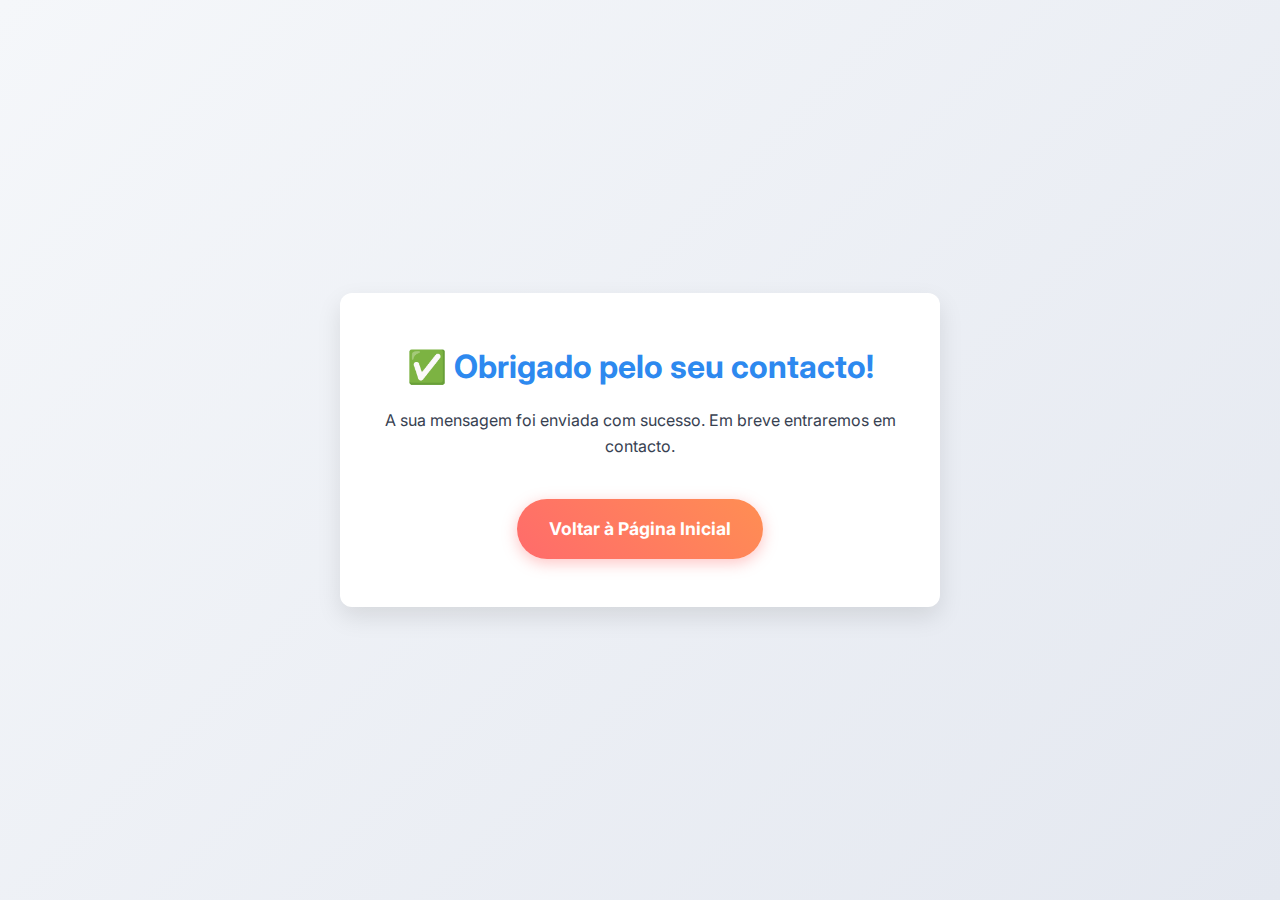
<file: thankyou.html>
﻿<!DOCTYPE html>
<html lang="pt">
<head>
    <meta charset="UTF-8">
    <meta name="viewport" content="width=device-width, initial-scale=1.0">
    <title>Mensagem Recebida - iBrace</title>
    <link rel="icon" href="/img/iBraceColor.png" type="image/png" />
    <link href="https://fonts.googleapis.com/css2?family=Inter:wght@400;500;600&display=swap" rel="stylesheet">
    <style>
        * {
            margin: 0;
            padding: 0;
            box-sizing: border-box;
        }

        body {
            font-family: 'Inter', sans-serif;
            background: linear-gradient(135deg, #f5f7fa 0%, #e4e8f0 100%);
            color: #1f2937;
            line-height: 1.6;
            min-height: 100vh;
            padding: 20px;
            display: flex;
            align-items: center;
            justify-content: center;
        }

        .container {
            max-width: 600px;
            margin: auto;
            background: white;
            border-radius: 12px;
            box-shadow: 0 10px 25px rgba(0,0,0,0.1);
            text-align: center;
            padding: 3rem 2rem;
            animation: fadeIn 0.6s ease-in-out;
        }

        h1 {
            font-size: 2rem;
            color: #2d89ef;
            margin-bottom: 1rem;
        }

        p {
            margin-bottom: 2rem;
            color: #374151;
        }

        .btn {
            background: linear-gradient(45deg, #FF6B6B, #FF8E53);
            color: white;
            padding: 1rem 2rem;
            border: none;
            border-radius: 50px;
            font-size: 1.1rem;
            font-weight: bold;
            cursor: pointer;
            text-decoration: none;
            box-shadow: 0 4px 15px rgba(255, 107, 107, 0.4);
            transition: all 0.3s ease;
            display: inline-block;
            min-width: 200px;
        }

            .btn:hover {
                transform: translateY(-2px);
                box-shadow: 0 6px 20px rgba(255, 107, 107, 0.6);
            }

        @keyframes fadeIn {
            from {
                opacity: 0;
                transform: translateY(20px);
            }

            to {
                opacity: 1;
                transform: translateY(0);
            }
        }
    </style>
</head>
<body>
    <div class="container">
        <h1>✅ Obrigado pelo seu contacto!</h1>
        <p>A sua mensagem foi enviada com sucesso. Em breve entraremos em contacto.</p>
        <div style="margin-top: 2.5rem;">
            <a href="index.html" class="btn">Voltar à Página Inicial</a>
        </div>
    </div>
</body>
</html>
</file>
<file: pages/carrinho/style.css>
* {
    margin: 0;
    padding: 0;
    box-sizing: border-box;
}

body {
    font-family: 'Inter', sans-serif;
    background: linear-gradient(135deg, #f5f7fa 0%, #e4e8f0 100%);
    color: #1f2937;
    line-height: 1.6;
    min-height: 100vh;
    padding: 20px;
}

.container {
    max-width: 800px;
    margin: 0 auto;
    background: white;
    border-radius: 12px;
    box-shadow: 0 10px 25px rgba(0, 0, 0, 0.1);
    overflow: hidden;
}

header {
    background: linear-gradient(135deg, #6e8efb, #a777e3);
    color: white;
    padding: 2rem;
    text-align: center;
}

header h1 {
    font-size: 2rem;
    margin-bottom: 0.5rem;
}

header p {
    opacity: 0.9;
}

main {
    padding: 2rem;
}

fieldset {
    border: 1px solid #e2e8f0;
    border-radius: 8px;
    padding: 1.5rem;
    margin-bottom: 2rem;
}

legend {
    font-weight: 600;
    color: #2d89ef;
    padding: 0 10px;
}

.form-row {
    display: flex;
    flex-wrap: wrap;
    gap: 1rem;
    margin-bottom: 1rem;
}

.form-group {
    flex: 1;
    min-width: 250px;
    margin-bottom: 1rem;
}

.form-group label {
    display: block;
    margin-bottom: 0.5rem;
    font-weight: 500;
    color: #374151;
}

.form-group input,
.form-group select,
.form-group textarea {
    width: 100%;
    padding: 0.8rem;
    border: 1px solid #d1d5db;
    border-radius: 8px;
    font-family: 'Inter', sans-serif;
    font-size: 1rem;
    transition: border-color 0.3s, box-shadow 0.3s;
}

.form-group input:focus,
.form-group select:focus,
.form-group textarea:focus {
    outline: none;
    border-color: #2d89ef;
    box-shadow: 0 0 0 3px rgba(45, 137, 239, 0.2);
}

/* -------- CONSENTIMENTOS -------- */

.form-consent {
    margin-top: 1.5rem;
    margin-bottom: 1rem;
    text-align: left;
}

/* dentro da área de consentimento, forçar largura total para alinhar com o formulário */
/*.form-consent .form-group {
    flex: 1 1 100%;
    min-width: 100%;
}

.checkbox-group label {
    display: flex;
    align-items: flex-start;
    justify-content: flex-start;
    gap: 0.5rem;
    font-size: 0.9rem;
    line-height: 1.4;
}

.checkbox-group input[type="checkbox"] {
    margin-top: 0.25rem;
    flex-shrink: 0;
}*/

.form-consent {
    margin-top: 1.5rem;
    margin-bottom: 1rem;
    text-align: left;
}

/* cada grupo de checkbox ocupa a largura toda do formulário */
.form-consent .form-group {
    width: 100%;
    min-width: 100%;
    margin-bottom: 0.75rem;
}

/* label normal, sem flex, texto ao lado do checkbox */
.checkbox-group label {
    display: inline-block;
    font-size: 0.9rem;
    line-height: 1.4;
    text-align: left;
}

/* checkbox encostado ao texto */
.checkbox-group input[type="checkbox"] {
    margin-right: 0.5rem;
    vertical-align: middle;
}

#privacyLink {
    color: #2563eb;
    text-decoration: underline;
    cursor: pointer;
}

/* -------- BOTÃO / AÇÕES -------- */

.form-actions {
    text-align: center;
    margin-top: 2rem;
}

.submit-btn {
    background: linear-gradient(45deg, #FF6B6B, #FF8E53);
    color: white;
    padding: 1rem 2rem;
    border: none;
    border-radius: 50px;
    font-size: 1.1rem;
    font-weight: bold;
    cursor: pointer;
    box-shadow: 0 4px 15px rgba(255, 107, 107, 0.4);
    transition: all 0.3s ease;
    min-width: 200px;
}

.submit-btn:hover {
    transform: translateY(-2px);
    box-shadow: 0 6px 20px rgba(255, 107, 107, 0.6);
}

/* -------- MENSAGENS -------- */

.message {
    padding: 1rem;
    border-radius: 8px;
    margin-top: 1.5rem;
    text-align: center;
}

.message.success {
    background-color: #d4edda;
    color: #155724;
    border: 1px solid #c3e6cb;
}

.message.error {
    background-color: #f8d7da;
    color: #721c24;
    border: 1px solid #f5c6cb;
}

.hidden {
    display: none;
}

/* -------- MODAL POLÍTICA DE PRIVACIDADE -------- */

.modal {
    display: none;
    position: fixed;
    z-index: 9999;
    left: 0;
    top: 0;
    width: 100%;
    height: 100%;
    overflow-y: auto;
    background-color: rgba(0,0,0,0.5);
}

.modal-content {
    background-color: #ffffff;
    margin: 4rem auto;
    padding: 2rem;
    border-radius: 10px;
    max-width: 800px;
    width: 90%;
    box-shadow: 0 4px 20px rgba(0,0,0,0.2);
    max-height: 80vh;
    overflow-y: auto;
}

.modal-content h2 {
    margin-bottom: 1rem;
}

.modal-content h3 {
    margin-top: 1rem;
    margin-bottom: 0.5rem;
}

.modal-content ul {
    margin-left: 1.2rem;
    margin-bottom: 0.5rem;
}

.modal-close {
    float: right;
    font-size: 1.5rem;
    font-weight: bold;
    cursor: pointer;
}

.modal-close:hover {
    color: #333;
}

/* -------- FOOTER -------- */

footer {
    text-align: center;
    padding: 1.5rem;
    background-color: #f9fafb;
    color: #6b7280;
    border-top: 1px solid #e5e7eb;
}

/* -------- RESPONSIVO -------- */

@media (max-width: 600px) {
    .container {
        border-radius: 0;
        box-shadow: none;
    }

    main {
        padding: 1.5rem;
    }

    .form-row {
        flex-direction: column;
    }

    .form-group {
        min-width: 100%;
    }
}
</file>
<file: pages/products/css/produtos.css>
* {
    margin: 0;
    padding: 0;
    box-sizing: border-box;
}

body {
    font-family: 'Inter', sans-serif;
    background-color: #f0f4f8;
    color: #1f2937;
    line-height: 1.6;
}

header {
    background-color: #ffffff;
    padding: 1rem 2rem;
    box-shadow: 0 2px 8px rgba(0,0,0,0.08);
    position: sticky;
    top: 0;
    z-index: 999;
    animation: fadeIn 0.8s ease-out;
}

.menu ul {
    list-style: none;
    display: flex;
    justify-content: center;
    gap: 2rem;
    flex-wrap: wrap;
}

.menu a {
    text-decoration: none;
    color: #2d89ef;
    font-weight: 600;
    font-size: 1.05rem;
    position: relative;
    transition: color 0.3s;
    padding: 0.5rem 0;
}

    .menu a.active {
        color: #1b6cd7;
    }

        .menu a.active::after {
            width: 100%;
        }

    .menu a::after {
        content: "";
        position: absolute;
        left: 0;
        bottom: -4px;
        width: 0%;
        height: 2px;
        background-color: #2d89ef;
        transition: width 0.3s ease;
    }

    .menu a:hover {
        color: #1b6cd7;
    }

        .menu a:hover::after {
            width: 100%;
        }

/* Hero Section */
.products-hero {
    background: linear-gradient(135deg, #6e8efb, #a777e3);
    text-align: center;
    padding: 4rem 2rem;
    color: white;
    margin-bottom: 3rem;
}

    .products-hero h1 {
        font-size: 2.5rem;
        margin-bottom: 1rem;
        animation: slideIn 0.8s ease-out 0.2s both;
    }

    .products-hero p {
        font-size: 1.2rem;
        max-width: 800px;
        margin: 0 auto 2rem;
        animation: slideIn 0.8s ease-out 0.4s both;
    }

main {
    padding: 0 2rem 4rem;
    max-width: 1200px;
    margin: 0 auto;
}

.product-list {
    display: grid;
    grid-template-columns: repeat(auto-fill, minmax(300px, 1fr));
    gap: 2.5rem;
    margin-top: 2rem;
}

.product {
    background: #ffffff;
    border-radius: 16px;
    padding: 2rem;
    text-align: center;
    box-shadow: 0 4px 12px rgba(0,0,0,0.08);
    transition: all 0.3s ease;
    position: relative;
    overflow: visible;
    opacity: 0;
    transform: translateY(20px);
}

    .product.animated {
        opacity: 1;
        transform: translateY(0);
        transition: all 0.6s cubic-bezier(0.25, 0.8, 0.25, 1);
    }

    .product:hover {
        transform: translateY(-8px);
        box-shadow: 0 12px 24px rgba(0,0,0,0.12);
    }

.product-badge {
    position: absolute;
    top: 15px;
    right: 15px;
    background: #FF6B6B; /* Cor mais vibrante */
    color: white;
    padding: 0.3rem 0.8rem;
    border-radius: 50px;
    font-size: 0.8rem;
    font-weight: 600;
    z-index: 2; /* Garante que fique acima da imagem */
    box-shadow: 0 2px 5px rgba(0,0,0,0.1);
}

.product img {
    width: 180px;
    height: 180px;
    object-fit: contain;
    margin-bottom: 1.5rem;
    transition: transform 0.4s ease;
    position: relative; /* Adicionado */
    z-index: 1; /* Garante que fique abaixo da badge */
}

.product:hover img {
    transform: scale(1.1) rotate(-5deg);
}

.product h2 {
    font-size: 1.4rem;
    margin-bottom: 0.75rem;
    color: #1f2937;
}

.product p {
    margin-bottom: 1.5rem;
    color: #4b5563;
}

.product-price {
    font-size: 1.4rem;
    color: #2d89ef;
    font-weight: 700;
    margin-bottom: 1.5rem;
    display: block;
}

.btn {
    background: linear-gradient(45deg, #2d89ef, #3a9bff);
    color: white;
    padding: 0.9rem 2rem;
    border: none;
    border-radius: 50px;
    font-size: 1rem;
    font-weight: 600;
    cursor: pointer;
    transition: all 0.3s ease;
    display: inline-block;
    box-shadow: 0 4px 12px rgba(45, 137, 239, 0.3);
    position: relative;
    overflow: hidden;
}

    .btn:hover {
        transform: translateY(-3px);
        box-shadow: 0 8px 20px rgba(45, 137, 239, 0.4);
    }

    .btn:active {
        transform: translateY(0);
    }

/* Modal Styles */
.modal {
    display: none;
    position: fixed;
    z-index: 1000;
    left: 0;
    top: 0;
    width: 100%;
    height: 100%;
    background-color: rgba(0,0,0,0.5);
    animation: fadeIn 0.3s;
    overflow-y: auto;
}

.modal-content {
    background-color: #ffffff;
    margin: 2% auto; /* Margem reduzida para telas pequenas */
    padding: 2rem;
    border-radius: 16px;
    max-width: 700px;
    width: 90%;
    box-shadow: 0 10px 30px rgba(0,0,0,0.2);
    position: relative;
    animation: modalOpen 0.4s cubic-bezier(0.175, 0.885, 0.32, 1.275);
    max-height: 90vh; /* Altura m�xima */
    overflow-y: auto; /* Scroll interno se necess�rio */
}

/* Ajuste para telas pequenas */
@media (max-width: 600px) {
    .modal-content {
        padding: 1.5rem;
        margin: 1rem auto;
        max-height: 85vh;
    }

    #modal-desc {
        font-size: 0.95rem;
        line-height: 1.6;
    }
}

.modal-close {
    position: absolute;
    right: 1.5rem;
    top: 1rem;
    font-size: 1.8rem;
    color: #6b7280;
    cursor: pointer;
    transition: all 0.3s;
}

    .modal-close:hover {
        color: #1f2937;
        transform: rotate(90deg);
    }

#modal-title {
    color: #1f2937;
    margin-bottom: 1.5rem;
    font-size: 1.8rem;
}

#modal-desc {
    color: #4b5563;
    line-height: 1.8;
    margin-bottom: 2rem;
    white-space: pre-line;
}

#modal-price {
    font-size: 1.6rem;
    color: #2d89ef;
    font-weight: 700;
    display: inline-block;
    margin-top: 1rem;
}

footer {
    text-align: center;
    padding: 3rem 1rem;
    font-size: 0.9rem;
    color: #64748b;
    background-color: #f1f5f9;
    margin-top: 4rem;
}

/* Animations */
@keyframes fadeIn {
    from {
        opacity: 0;
    }

    to {
        opacity: 1;
    }
}

@keyframes slideIn {
    from {
        opacity: 0;
        transform: translateY(30px);
    }

    to {
        opacity: 1;
        transform: translateY(0);
    }
}

@keyframes modalOpen {
    from {
        opacity: 0;
        transform: translateY(-50px) scale(0.9);
    }

    to {
        opacity: 1;
        transform: translateY(0) scale(1);
    }
}

@media (max-width: 768px) {
    .product-list {
        grid-template-columns: 1fr;
    }

    .menu ul {
        gap: 1rem;
    }

    .products-hero h1 {
        font-size: 2rem;
    }
}

/* Estilo do �cone USER */
.user-icon-container {
    position: absolute;
    right: 0;
    top: 50%;
    transform: translateY(-50%);
}


.user-icon {
    cursor: pointer;
    width: 32px;
    height: 32px;
    border-radius: 50%;
    background-color: #e0f2fe;
    display: flex;
    align-items: center;
    justify-content: center;
    transition: all 0.3s;
}

.user-icon:hover {
    background-color: #2d89ef;
    color: white;
}

.user-container {
    position: absolute;
    right: 0;
    top: 50%;
    transform: translateY(-50%);
}

 .product-actions {
            display: flex;
            gap: 10px;
            margin-top: 15px;
        }
        
        .btn.comprar {
            background: linear-gradient(135deg, #4CAF50 0%, #2E7D32 100%);
            color: white;
            border: none;
            padding: 10px 15px;
            border-radius: 8px;
            cursor: pointer;
            font-weight: 600;
            transition: all 0.3s;
            flex: 1;
            display: flex;
            align-items: center;
            justify-content: center;
            gap: 8px;
            box-shadow: 0 4px 6px rgba(0, 0, 0, 0.1);
        }
        
        .btn.comprar:hover {
            background: linear-gradient(135deg, #43A047 0%, #1B5E20 100%);
            transform: translateY(-2px);
            box-shadow: 0 6px 8px rgba(0, 0, 0, 0.15);
        }
        
        .btn.comprar:active {
            transform: translateY(0);
            box-shadow: 0 2px 4px rgba(0, 0, 0, 0.1);
        }
        
        .btn.saiba-mais {
            flex: 1;
            transition: all 0.3s;
        }
        
        .btn.saiba-mais:hover {
            transform: translateY(-2px);
        }
        
        @keyframes pulse {
            0% { transform: scale(1); }
            50% { transform: scale(1.05); }
            100% { transform: scale(1); }
        }
        
        .btn.comprar.added {
            animation: pulse 0.5s;
            background: linear-gradient(135deg, #2E7D32 0%, #1B5E20 100%);
        }
</file>
<file: Users/7d88ab56-Maria-Machado-88cb-1d1aa9ed2442/css/estilo.css>
:root {
        --primary: #4361ee;
        --secondary: #3a0ca3;
        --accent: #f72585;
        --success: #4cc9f0;
        --warning: #ffbe0b;
        --danger: #e5383b;
        --light: #f8f9fa;
        --dark: #212529;
        --gray: #6c757d;
        --border-radius: 16px;
        --box-shadow: 0 10px 30px rgba(0, 0, 0, 0.08);
        --transition: all 0.3s ease;
    }

    * {
        margin: 0;
        padding: 0;
        box-sizing: border-box;
    }

    body {
        font-family: 'Segoe UI', system-ui, -apple-system, sans-serif;
        background: 
            url("data:image/svg+xml;utf8,<svg viewBox='0 0 200 200' xmlns='http://www.w3.org/2000/svg'><circle cx='30' cy='30' r='5' fill='rgba(255,255,255,0.1)'/><circle cx='80' cy='70' r='8' fill='rgba(255,255,255,0.1)'/><circle cx='150' cy='30' r='10' fill='rgba(255,255,255,0.1)'/><circle cx='30' cy='120' r='7' fill='rgba(255,255,255,0.1)'/><circle cx='170' cy='150' r='5' fill='rgba(255,255,255,0.1)'/><circle cx='100' cy='180' r='8' fill='rgba(255,255,255,0.1)'/></svg>"),
            linear-gradient(135deg, #6e8efb, #a777e3);
        color: var(--dark);
        line-height: 1.6;
        min-height: 100vh;
        padding: 0;
        display: flex;
        flex-direction: column;
        align-items: center;
        justify-content: center;
        background-attachment: fixed;
    }

    .page-wrapper {
        width: 100%;
        max-width: 500px;
        padding: 20px;
        margin: 0 auto;
    }

    /* Aviso de localização */
    .alerta {
        background: linear-gradient(135deg, #fff9db 0%, #fff3bf 100%);
        border-left: 4px solid #fcc419;
        color: #8a6d04;
        padding: 16px;
        margin-bottom: 24px;
        border-radius: var(--border-radius);
        box-shadow: var(--box-shadow);
        display: flex;
        align-items: flex-start;
        animation: slideIn 0.5s ease;
        cursor: pointer;
    }

    .alerta.perigo {
        background: linear-gradient(135deg, #ffe5e6 0%, #ffccd5 100%);
        border-left: 4px solid var(--danger);
        color: #c9184a;
    }

    .alerta.sucesso {
        background: linear-gradient(135deg, #d3f9d8 0%, #b2f2bb 100%);
        border-left: 4px solid var(--success);
        color: #2b8a3e;
    }

    .alerta i {
        margin-right: 12px;
        font-size: 1.2rem;
        flex-shrink: 0;
    }

    .alerta-conteudo {
        flex: 1;
    }

    /* Container principal */
    .container {
        background: white;
        padding: 30px 24px 24px;
        border-radius: var(--border-radius);
        box-shadow: var(--box-shadow);
        margin-bottom: 24px;
        transition: var(--transition);
        position: relative;
        overflow: hidden;
        text-align: center;
    }

    .container::before {
        content: '';
        position: absolute;
        top: 0;
        left: 0;
        right: 0;
        height: 6px;
        background: linear-gradient(90deg, var(--primary), var(--secondary));
    }

    .foto-perfil {
        width: 200px;
        height: 200px;
        border-radius: 50%;
        object-fit: cover;
        margin: 0 auto 20px;
        border: 5px solid white;
        box-shadow: 0 6px 15px rgba(0, 0, 0, 0.1);
        display: block;
    }

    h2 {
        margin-bottom: 20px;
        color: var(--dark);
        font-size: 1.9rem;
        position: relative;
        text-align: center;
        width: 100%;
        padding-bottom: 10px;
    }

    h2::after {
        content: '';
        position: absolute;
        bottom: 0;
        left: 50%;
        transform: translateX(-50%);
        width: 50px;
        height: 3px;
        background: var(--accent);
        border-radius: 2px;
    }

    .info-grid {
        display: flex;
        flex-direction: column;
        gap: 10px;
        width: 100%;
    }

    .info-item {
        display: flex;
        flex-direction: column;
        align-items: center;
        text-align: center;
        padding: 14px 0;
        border-bottom: 1px solid rgba(0, 0, 0, 0.05);
    }

    .info-item:last-child {
        border-bottom: none;
    }

    .contactos-container {
        display: flex;
        justify-content: space-between;
        gap: 15px;
        padding: 14px 0;
        border-bottom: 1px solid rgba(0, 0, 0, 0.05);
    }

    .contacto-item {
        flex: 1;
        display: flex;
        flex-direction: column;
        align-items: center;
        text-align: center;
        padding: 15px;
        background: rgba(67, 97, 238, 0.05);
        border-radius: 12px;
    }

    .contacto-icon {
        width: 40px;
        height: 40px;
        background: rgba(67, 97, 238, 0.1);
        border-radius: 50%;
        display: flex;
        align-items: center;
        justify-content: center;
        margin-bottom: 12px;
        color: var(--primary);
    }

    .contacto-label {
        font-size: 0.85rem;
        color: var(--gray);
        margin-bottom: 5px;
    }

    .contacto-value {
        font-weight: 500;
        color: var(--dark);
        margin-bottom: 10px;
    }

    .info-icon {
        width: 40px;
        height: 40px;
        background: rgba(67, 97, 238, 0.1);
        border-radius: 50%;
        display: flex;
        align-items: center;
        justify-content: center;
        margin-bottom: 10px;
        color: var(--primary);
    }

    .info-content {
        display: flex;
        flex-direction: column;
        align-items: center;
        text-align: center;
    }

    .info-label {
        font-size: 0.85rem;
        color: var(--gray);
        margin-bottom: 4px;
    }

    .info-value {
        font-weight: 500;
        color: var(--dark);
        display: flex;
        flex-direction: column;
        align-items: center;
        gap: 8px;
    }

    .botao-chamada {
        display: inline-flex;
        align-items: center;
        justify-content: center;
        padding: 8px 16px;
        background-color: var(--success);
        color: white;
        text-decoration: none;
        font-size: 0.9rem;
        border-radius: 50px;
        transition: var(--transition);
        box-shadow: 0 3px 6px rgba(76, 201, 240, 0.3);
        margin-top: 8px;
    }

    .botao-chamada:hover {
        background-color: #3ab7db;
        transform: translateY(-2px);
        box-shadow: 0 5px 10px rgba(76, 201, 240, 0.4);
    }

    .botao-chamada i {
        margin-right: 5px;
    }

    .botoes-acao {
        display: flex;
        gap: 10px;
        justify-content: center;
        margin-top: 15px;
        flex-wrap: wrap;
    }

    .botao-gps {
        display: inline-flex;
        align-items: center;
        justify-content: center;
        padding: 12px 20px;
        background-color: var(--primary);
        color: white;
        border: none;
        border-radius: 50px;
        cursor: pointer;
        font-size: 1rem;
        transition: var(--transition);
        box-shadow: 0 5px 10px rgba(67, 97, 238, 0.3);
    }

    .botao-gps:hover {
        background-color: var(--secondary);
        transform: translateY(-2px);
        box-shadow: 0 8px 15px rgba(67, 97, 238, 0.4);
    }

    .botao-gps.secundario {
        background-color: var(--warning);
        color: var(--dark);
    }

    .botao-gps.secundario:hover {
        background-color: #f9a826;
    }

    .botao-gps i {
        margin-right: 8px;
    }

    .footer {
        text-align: center;
        margin-top: 20px;
        opacity: 0.7;
        transition: var(--transition);
    }

    .footer:hover {
        opacity: 1;
    }

    .footer img {
        max-width: 90px;
        border-radius: 10px;
    }

    .ocultar {
        display: none;
    }

    /* Novos estilos para o sistema de GPS */
    .gps-status {
        display: flex;
        align-items: center;
        margin-top: 10px;
        padding-top: 10px;
        border-top: 1px dashed rgba(0, 0, 0, 0.1);
    }

    .gps-status-icon {
        margin-right: 10px;
        font-size: 1.2rem;
    }

    .gps-status-text {
        font-size: 0.9rem;
    }

    .loading {
        display: inline-block;
        width: 16px;
        height: 16px;
        border: 2px solid rgba(255, 255, 255, 0.3);
        border-radius: 50%;
        border-top-color: white;
        animation: spin 1s ease-in-out infinite;
        margin-right: 8px;
    }

    /* Animações */
    @keyframes slideIn {
        from {
            opacity: 0;
            transform: translateY(-10px);
        }
        to {
            opacity: 1;
            transform: translateY(0);
        }
    }

    @keyframes fadeIn {
        from {
            opacity: 0;
        }
        to {
            opacity: 1;
        }
    }

    @keyframes spin {
        to {
            transform: rotate(360deg);
        }
    }

    .container {
        animation: fadeIn 0.7s ease;
    }

    /* Responsividade */
    @media (max-width: 520px) {
        .page-wrapper {
            padding: 15px;
        }
        
        .container {
            padding: 25px 18px 18px;
        }
        
        .foto-perfil {
            width: 180px;
            height: 180px;
        }
        
        h2 {
            font-size: 1.7rem;
        }
        
        .contactos-container {
            flex-direction: column;
            gap: 10px;
        }
        
        .contacto-item {
            width: 100%;
        }
        
        .botoes-acao {
            flex-direction: column;
        }
    }
</file>
<file: css/style.css>
/* Reset b�sico */
body {
    margin: 0;
    font-family: 'Segoe UI', sans-serif;
    background-color: #f8f9fa;
    color: #333;
}

/* Menu topo */
header {
    background-color: #ffffff;
    box-shadow: 0 2px 4px rgba(0,0,0,0.1);
}

.menu ul {
    list-style: none;
    margin: 0;
    padding: 0 2rem;
    display: flex;
    justify-content: center;
    gap: 2rem;
    align-items: center;
    height: 60px;
}

    .menu ul li a {
        text-decoration: none;
        color: #1f4fa3;
        font-weight: 600;
        font-size: 1.1rem;
        padding: 6px 12px;
        border-radius: 6px;
        transition: background-color 0.3s;
    }

        .menu ul li a:hover {
            background-color: #1f4fa3;
            color: white;
        }

/* Hero */
.hero {
    background: linear-gradient(135deg, #0070f3, #0051a3);
    color: white;
    text-align: center;
    padding: 80px 20px;
    position: relative;
}

    .hero img {
        width: 148px;
        border-radius: 14px;
        margin-bottom: 1rem;
    }

    .hero p {
        font-size: 1.2rem;
        max-width: 600px;
        margin: 0 auto;
    }

.cta-button {
    background-color: #ff6600;
    color: white;
    padding: 12px 24px;
    border: none;
    border-radius: 6px;
    font-size: 1rem;
    margin-top: 20px;
    cursor: pointer;
    text-decoration: none;
    display: inline-block;
    transition: background-color 0.3s;
}

    .cta-button:hover {
        background-color: #e05600;
    }

/* Features */
.features {
    display: flex;
    flex-wrap: wrap;
    justify-content: center;
    padding: 40px 20px;
    background-color: #ffffff;
}

.feature {
    max-width: 300px;
    margin: 20px;
    text-align: center;
}

    .feature h3 {
        color: #0070f3;
    }

    .feature p {
        font-size: 0.95rem;
        color: #555;
    }

/* Main */
main {
    padding: 40px 20px;
    text-align: center;
}

h1 {
    font-size: 2.4em;
    color: #ffffff;
    margin-bottom: 10px;
}

p {
    font-size: 1.1em;
    max-width: 600px;
    margin: 0 auto 30px;
}

.btn {
    display: inline-block;
    padding: 12px 20px;
    margin: 10px;
    background-color: #1f4fa3;
    color: white;
    text-decoration: none;
    border-radius: 8px;
    font-size: 1em;
    transition: background-color 0.3s;
    cursor: pointer;
}

    .btn:hover {
        background-color: #163b7b;
    }

/* Contact form */
#contact-form {
    display: none;
    margin-top: 30px;
    text-align: left;
    max-width: 400px;
    margin-left: auto;
    margin-right: auto;
}

    #contact-form input,
    #contact-form textarea {
        width: 100%;
        padding: 10px;
        margin: 8px 0;
        border: 1px solid #ccc;
        border-radius: 6px;
        box-sizing: border-box;
        font-size: 1em;
    }

    #contact-form button {
        background-color: #1f4fa3;
        color: white;
        border: none;
        padding: 10px 20px;
        border-radius: 6px;
        cursor: pointer;
        font-size: 1em;
    }

        #contact-form button:hover {
            background-color: #163b7b;
        }

/* Footer */
footer {
    background: #1f4fa3;
    color: white;
    text-align: center;
    padding: 20px;
    margin-top: 40px;
}
</file>
